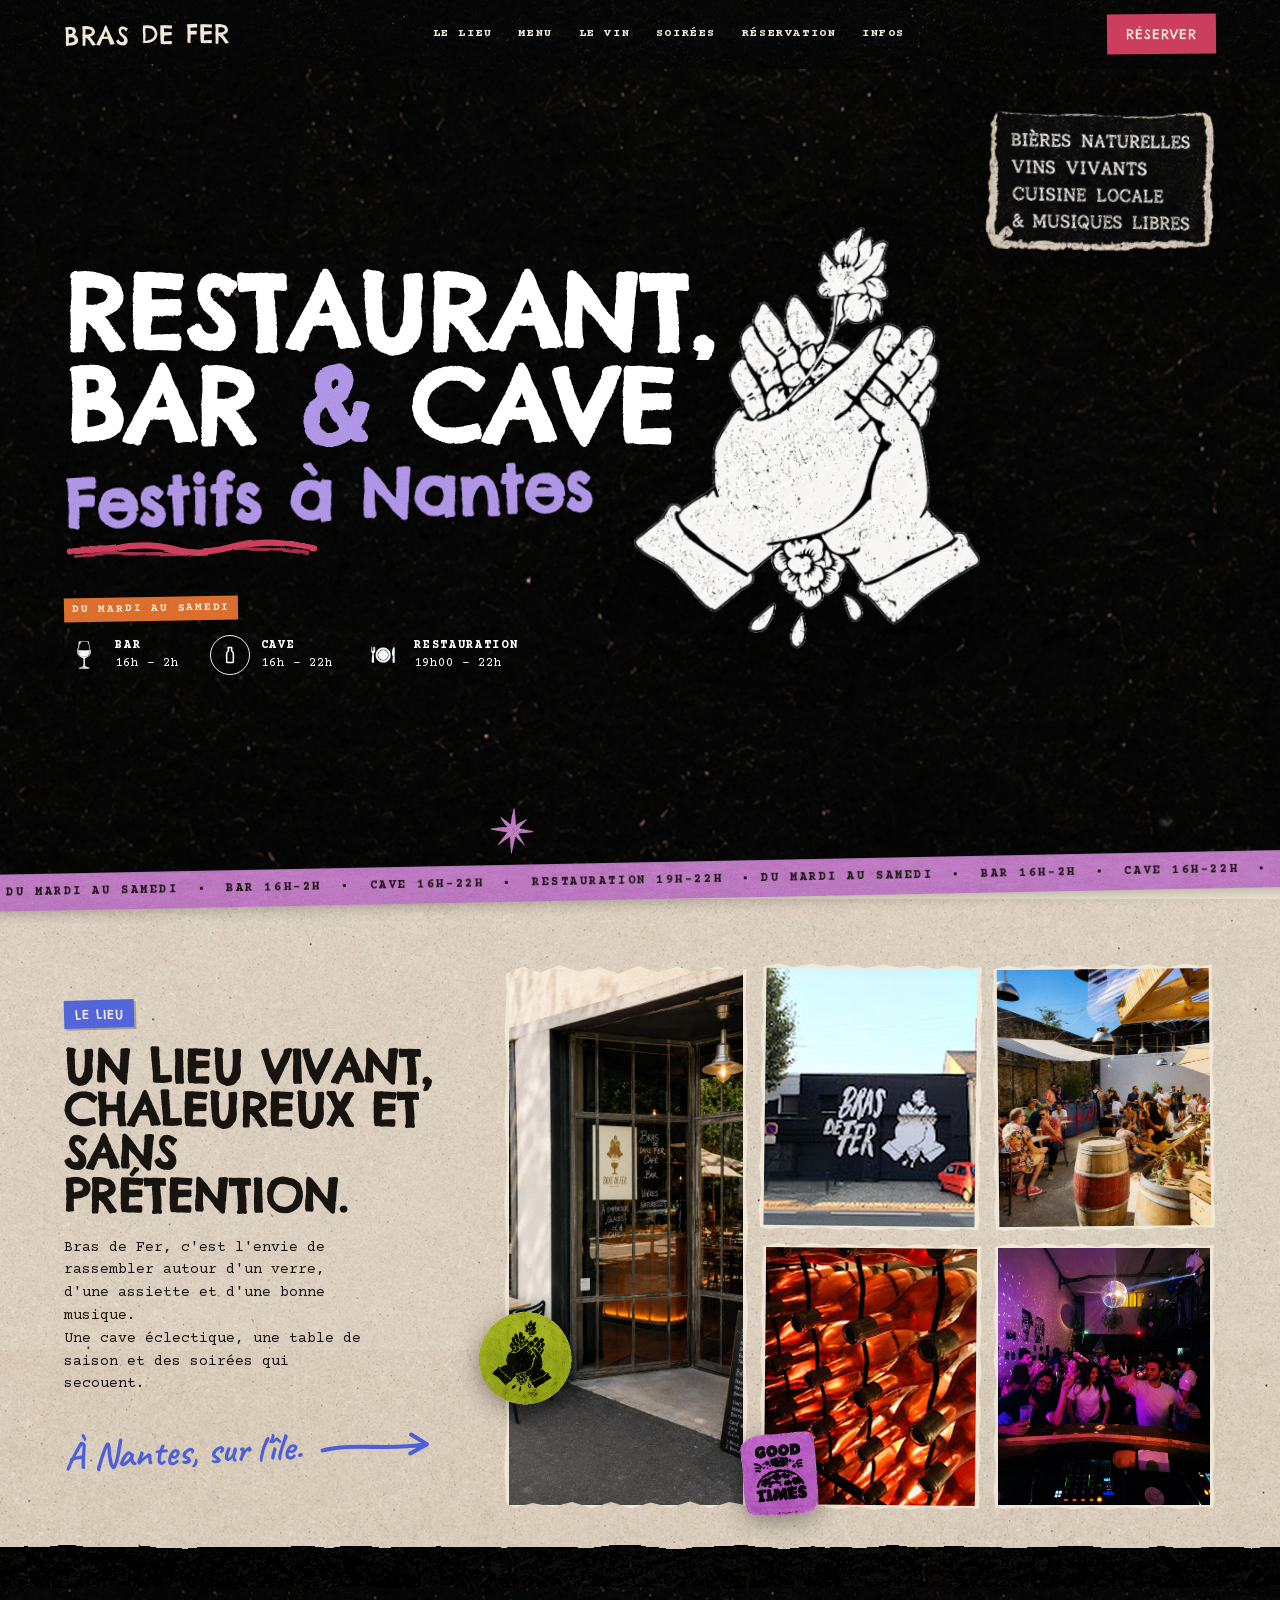
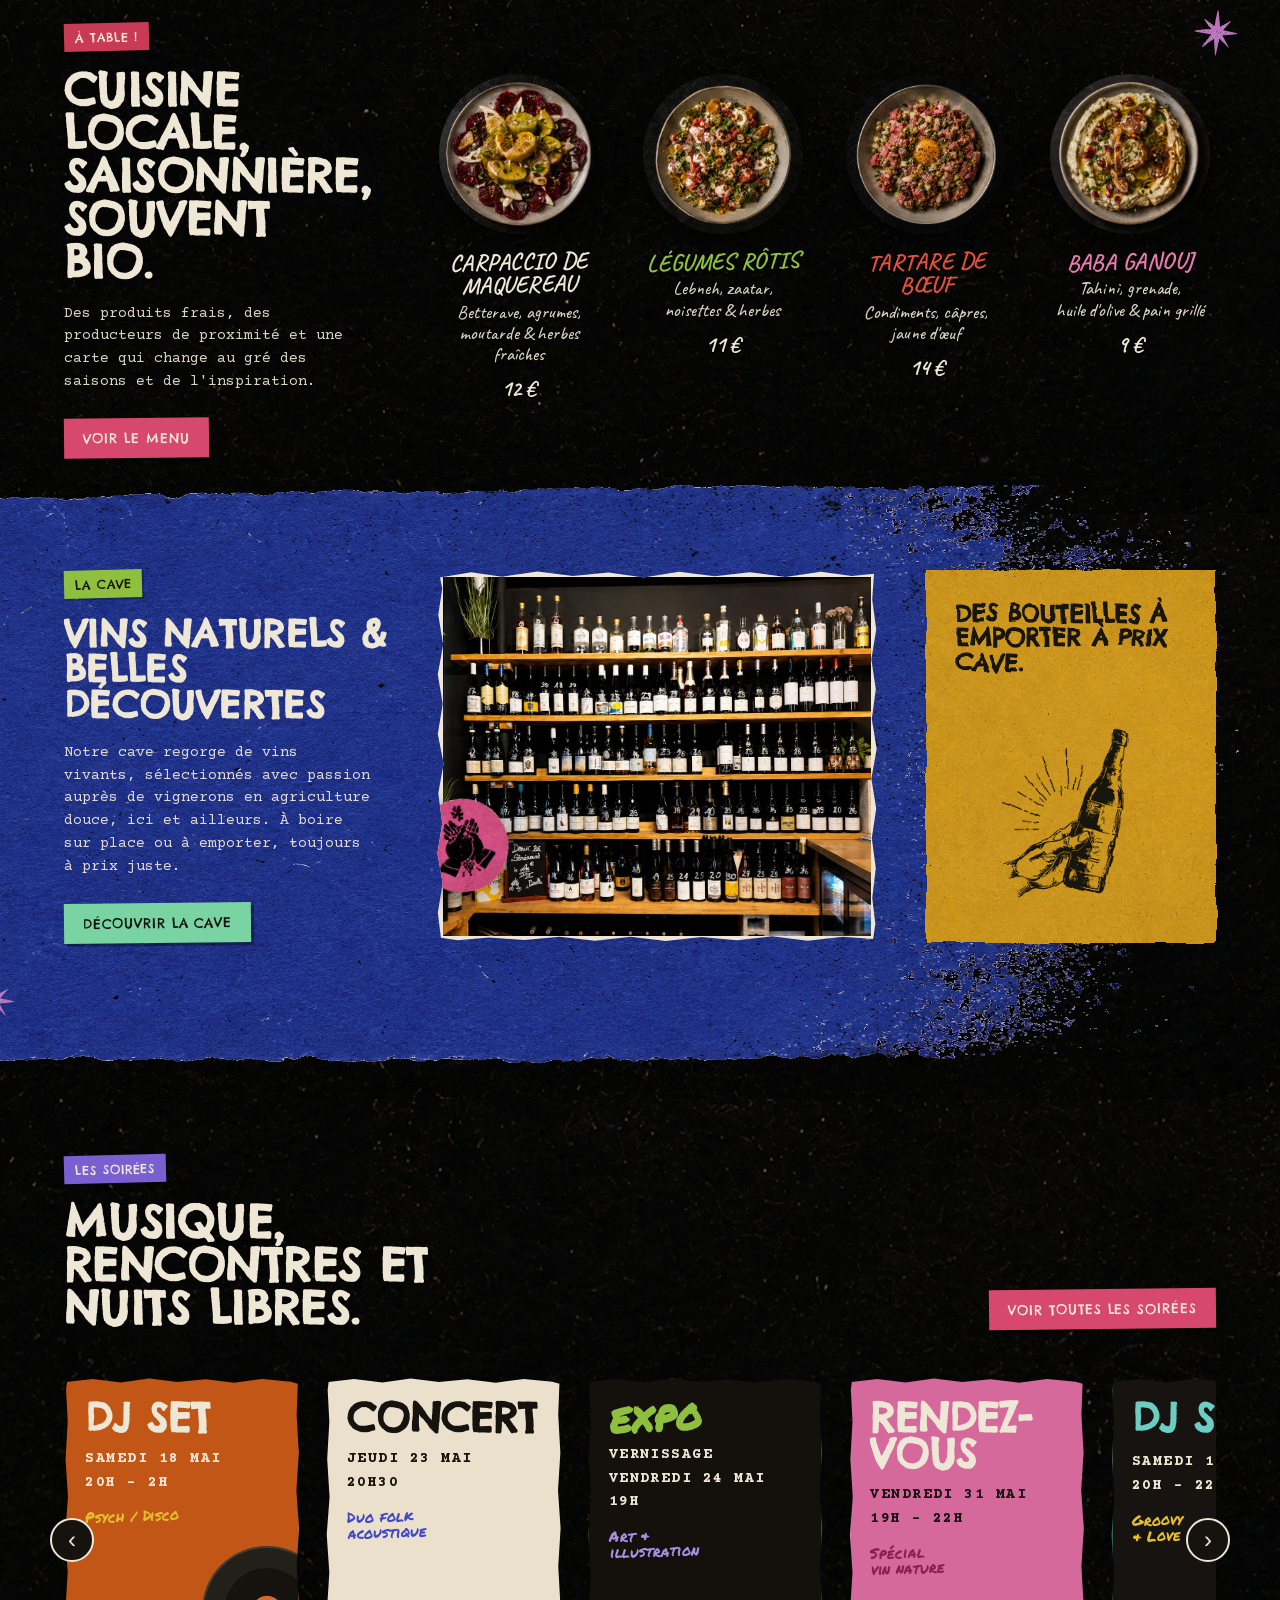
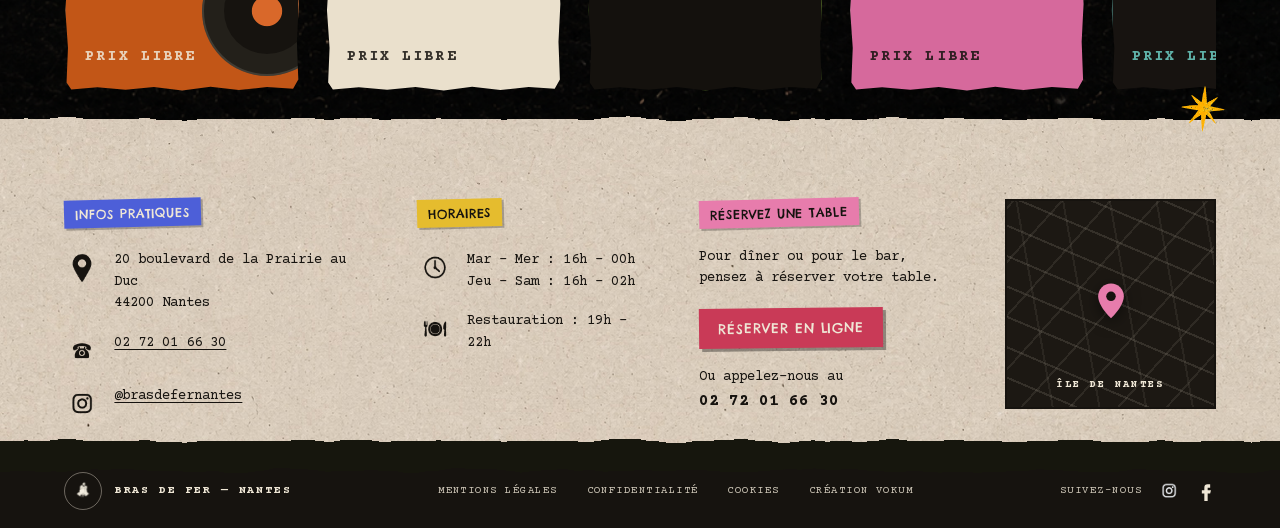
<file: index.html>
<!DOCTYPE html>
<html lang="fr">
<head>
  <meta charset="UTF-8" />
  <meta name="viewport" content="width=device-width, initial-scale=1.0" />
  <title>Bras de Fer — Restaurant, bar &amp; cave festifs à Nantes</title>
<link rel="canonical" href="https://brasdefer-site.vercel.app/">
  <meta name="description" content="Bras de Fer, restaurant, bar & cave festifs à Nantes. Bières naturelles, vins vivants, cuisine locale & musiques libres. Du mardi au samedi, île de Nantes." />
  <link rel="icon" type="image/png" href="assets/img/logo.png?v=2" />
  <link rel="preload" href="assets/fonts/courier-prime-normal-400-latin.woff2" as="font" type="font/woff2" crossorigin />
  <link rel="preload" href="assets/fonts/permanent-marker-normal-latin.woff2" as="font" type="font/woff2" crossorigin />
  <link rel="stylesheet" href="styles.css?v=42" />
<script type="application/ld+json">
{
  "@context": "https://schema.org",
  "@type": "Restaurant",
  "name": "Bras de Fer",
  "url": "https://brasdefer-site.vercel.app/",
  "image": "https://brasdefer-site.vercel.app/assets/img/logo-mains.png",
  "description": "Restaurant, bar et cave festifs sur l'île de Nantes : bières naturelles, vins vivants, cuisine locale et musiques libres.",
  "servesCuisine": "Cuisine locale",
  "address": {
    "@type": "PostalAddress",
    "streetAddress": "20 boulevard de la Prairie au Duc",
    "postalCode": "44200",
    "addressLocality": "Nantes",
    "addressCountry": "FR"
  },
  "telephone": "+33272016630",
  "openingHoursSpecification": [
    {
      "@type": "OpeningHoursSpecification",
      "dayOfWeek": [
        "Tuesday",
        "Wednesday",
        "Thursday",
        "Friday",
        "Saturday"
      ],
      "opens": "16:00",
      "closes": "02:00"
    }
  ],
  "sameAs": [
    "https://www.instagram.com/brasdefernantes/",
    "https://www.facebook.com/brasdefernantes/"
  ]
}
</script>
</head>
<body id="top">

  <!-- grain overlay -->
  <div class="grain" aria-hidden="true"></div>

  <!-- intro d'ouverture -->
  <div class="intro" id="intro" aria-hidden="true">
    <img class="intro__logo" src="assets/img/logo-mains.png" alt="" width="735" height="904" decoding="async"/>
    <p class="intro__brand">Bras de Fer</p>
    <p class="intro__sub">Restaurant, bar &amp; cave — Nantes</p>
  </div>

  <!-- filtres papier -->
  <svg width="0" height="0" style="position:absolute" aria-hidden="true">
    <defs>
      <filter id="rough-edge" x="-5%" y="-5%" width="110%" height="110%">
        <feTurbulence type="fractalNoise" baseFrequency="0.018 0.024" numOctaves="3" seed="7" result="n"/>
        <feDisplacementMap in="SourceGraphic" in2="n" scale="9" xChannelSelector="R" yChannelSelector="G"/>
      </filter>
      <filter id="rough-edge-soft" x="-5%" y="-5%" width="110%" height="110%">
        <feTurbulence type="fractalNoise" baseFrequency="0.02 0.03" numOctaves="2" seed="12" result="n"/>
        <feDisplacementMap in="SourceGraphic" in2="n" scale="6" xChannelSelector="R" yChannelSelector="G"/>
      </filter>
    </defs>
  </svg>

  <!-- ══════════ NAV ══════════ -->
  <header class="nav">
    <a class="nav__brand" href="#top">BRAS DE FER</a>
    <nav class="nav__links" id="navLinks">
      <a href="#lieu">Le lieu</a>
      <a href="#menu">Menu</a>
      <a href="#cave">Le vin</a>
      <a href="#soirees">Soirées</a>
      <a href="#infos">Réservation</a>
      <a href="#infos">Infos</a>
    </nav>
    <a class="btn btn--red nav__resa" href="tel:0272016630">Réserver</a>
    <button class="nav__burger" id="burger" aria-label="Menu"><span></span><span></span><span></span></button>
  </header>

  <!-- ══════════ HERO ══════════ -->
  <section class="hero">
    <img class="hero__logo" src="assets/img/logo-mains.png" alt="" aria-hidden="true" width="735" height="904" decoding="async"/>

    <div class="hero__content">
      <h1 class="hero__title">
        <span class="hero__line">Restaurant,</span>
        <span class="hero__line">Bar <em class="amp">&amp;</em> Cave</span>
        <span class="hero__marker">Festifs à Nantes</span>
      </h1>
      <svg class="hero__scribble" viewBox="0 0 260 28" aria-hidden="true">
        <path d="M4 17 C 18 12, 34 19, 52 15 S 88 10, 112 16 S 152 20, 178 13 S 226 9, 256 15" fill="none" stroke="#C93A57" stroke-width="6.5" stroke-linecap="round"/>
        <path d="M10 22 C 42 18, 84 23, 128 19 S 208 14, 248 20" fill="none" stroke="#C93A57" stroke-width="3.5" stroke-linecap="round" opacity=".8"/>
      </svg>

      <p class="hero__days"><mark>Du mardi au samedi</mark></p>

      <ul class="hero__hours">
        <li>
          <span class="hero__ico hero__ico--img">
            <img src="assets/img/ico-verre.png" alt="" width="200" height="200" decoding="async"/>
          </span>
          <div><strong>Bar</strong><br />16h – 2h</div>
        </li>
        <li>
          <span class="hero__ico">
            <svg viewBox="0 0 24 24"><path d="M10 3h4v4c1.5 1 2 2.5 2 4v9a1 1 0 0 1-1 1H9a1 1 0 0 1-1-1v-9c0-1.5.5-3 2-4V3z" fill="none" stroke="currentColor" stroke-width="1.8" stroke-linejoin="round"/></svg>
          </span>
          <div><strong>Cave</strong><br />16h – 22h</div>
        </li>
        <li>
          <span class="hero__ico hero__ico--img">
            <img src="assets/img/ico-assiette.png" alt="" width="200" height="200" decoding="async"/>
          </span>
          <div><strong>Restauration</strong><br />19h00 – 22h</div>
        </li>
      </ul>
    </div>

    <img class="hero__note" src="assets/img/note-hero.png" alt="Bières naturelles, vins vivants, cuisine locale &amp; musiques libres" width="1100" height="729" decoding="async" fetchpriority="high"/>

    <img class="spark spark--hero" src="assets/img/etoile.png" alt="" aria-hidden="true" width="400" height="400" decoding="async" loading="lazy"/>
  </section>

  <!-- ══════════ MARQUEE ══════════ -->
  <div class="marquee" aria-hidden="true">
    <div class="marquee__track">
      <span>• Du mardi au samedi &nbsp;•&nbsp; Bar 16h–2h &nbsp;•&nbsp; Cave 16h–22h &nbsp;•&nbsp; Restauration 19h–22h &nbsp;</span><span>• Du mardi au samedi &nbsp;•&nbsp; Bar 16h–2h &nbsp;•&nbsp; Cave 16h–22h &nbsp;•&nbsp; Restauration 19h–22h &nbsp;</span><span>• Du mardi au samedi &nbsp;•&nbsp; Bar 16h–2h &nbsp;•&nbsp; Cave 16h–22h &nbsp;•&nbsp; Restauration 19h–22h &nbsp;</span>
    </div>
  </div>

  <!-- ══════════ LE LIEU ══════════ -->
  <section class="lieu section paper-bg" id="lieu">
    <div class="lieu__text reveal">
      <span class="chip chip--blue">Le lieu</span>
      <h2>Un lieu vivant, chaleureux et sans prétention.</h2>
      <p>Bras de Fer, c'est l'envie de rassembler autour d'un verre, d'une assiette et d'une bonne musique.<br />
      Une cave éclectique, une table de saison et des soirées qui secouent.</p>
      <p class="lieu__script">À Nantes, sur l'île.
        <svg class="doodle-arrow" viewBox="0 0 70 24" aria-hidden="true"><path d="M2 12 C 20 8, 40 14, 62 11 M54 5l9 6-10 5" fill="none" stroke="#4D5FD8" stroke-width="2.4" stroke-linecap="round" stroke-linejoin="round"/></svg>
      </p>
    </div>
    <div class="lieu__collage reveal reveal-kids">
      <figure class="ph ph--tall"><img src="assets/img/facade-hd.jpg" alt="La devanture du Bras de Fer" width="800" height="1200" decoding="async" loading="lazy"/></figure>
      <figure class="ph"><img src="assets/img/mural.jpg" alt="Fresque murale" width="552" height="459" decoding="async" loading="lazy"/></figure>
      <figure class="ph"><img src="assets/img/terrasse-hd.jpg" alt="La terrasse en plein soleil" width="900" height="1200" decoding="async" loading="lazy"/></figure>
      <figure class="ph"><img src="assets/img/roses.jpg" alt="Ambiance" width="552" height="921" decoding="async" loading="lazy"/></figure>
      <figure class="ph"><img src="assets/img/soiree-hd.jpg" alt="Soirée au Bras de Fer" width="800" height="1200" decoding="async" loading="lazy"/></figure>
      <img class="sticker sticker--green" src="assets/img/sticker-vert.png" alt="" width="400" height="400" decoding="async" loading="lazy"/>
      <img class="sticker sticker--goodtimes" src="assets/img/goodtimes.png" alt="Good times" width="400" height="400" decoding="async" loading="lazy"/>
    </div>
  </section>

  <!-- ══════════ CUISINE ══════════ -->
  <section class="cuisine section torn-top" id="menu">
    <div class="cuisine__text reveal">
      <span class="chip chip--red">À table !</span>
      <h2>Cuisine locale, saisonnière, souvent bio.</h2>
      <p>Des produits frais, des producteurs de proximité et une carte qui change au gré des saisons et de l'inspiration.</p>
      <a class="btn btn--pink" href="menu.html">Voir le menu</a>
    </div>
    <ul class="cuisine__plates reveal reveal-kids">
      <li>
        <figure class="plate"><img src="assets/img/plat-carpaccio.jpg" alt="Carpaccio de maquereau" width="900" height="900" decoding="async" loading="lazy"/></figure>
        <h3 class="dish dish--cream">Carpaccio de maquereau</h3>
        <p>Betterave, agrumes,<br />moutarde &amp; herbes fraîches</p>
        <strong>12&nbsp;€</strong>
      </li>
      <li>
        <figure class="plate"><img src="assets/img/plat-legumes.jpg" alt="Légumes rôtis" width="900" height="900" decoding="async" loading="lazy"/></figure>
        <h3 class="dish dish--green">Légumes rôtis</h3>
        <p>Lebneh, zaatar,<br />noisettes &amp; herbes</p>
        <strong>11&nbsp;€</strong>
      </li>
      <li>
        <figure class="plate"><img src="assets/img/plat-tartare.jpg" alt="Tartare de bœuf" width="900" height="900" decoding="async" loading="lazy"/></figure>
        <h3 class="dish dish--red">Tartare de bœuf</h3>
        <p>Condiments, câpres,<br />jaune d'œuf</p>
        <strong>14&nbsp;€</strong>
      </li>
      <li>
        <figure class="plate"><img src="assets/img/plat-baba.jpg" alt="Baba ganouj" width="900" height="900" decoding="async" loading="lazy"/></figure>
        <h3 class="dish dish--pink">Baba ganouj</h3>
        <p>Tahini, grenade,<br />huile d'olive &amp; pain grillé</p>
        <strong>9&nbsp;€</strong>
      </li>
    </ul>
    <img class="spark spark--cuisine" src="assets/img/etoile.png" alt="" aria-hidden="true" width="400" height="400" decoding="async" loading="lazy"/>
  </section>

  <!-- ══════════ LA CAVE ══════════ -->
  <section class="cave section" id="cave">
    <div class="cave__text reveal">
      <span class="chip chip--green">La cave</span>
      <h2>Vins naturels <em class="amp-cream">&amp;</em> belles découvertes</h2>
      <p>Notre cave regorge de vins vivants, sélectionnés avec passion auprès de vignerons en agriculture douce, ici et ailleurs. À boire sur place ou à emporter, toujours à prix juste.</p>
      <a class="btn btn--mint" href="cave.html">Découvrir la cave</a>
    </div>
    <figure class="cave__photo reveal">
      <img src="assets/img/cave-hd.jpg" alt="Le mur de bouteilles de la cave" width="1400" height="933" decoding="async" loading="lazy"/>
      <img class="sticker sticker--pink" src="assets/img/sticker-rose.png" alt="" width="400" height="400" decoding="async" loading="lazy"/>
    </figure>
    <aside class="cave__panel reveal">
      <h3>Des bouteilles à emporter à prix cave.</h3>
      <div class="cave__bottle" aria-hidden="true">
        <img src="assets/img/bouteille-main.png" alt="" width="500" height="500" decoding="async" loading="lazy"/>
      </div>
    </aside>
    <img class="spark spark--cave" src="assets/img/etoile.png" alt="" aria-hidden="true" width="400" height="400" decoding="async" loading="lazy"/>
  </section>

  <!-- ══════════ SOIRÉES ══════════ -->
  <section class="soirees section" id="soirees">
    <div class="soirees__head reveal">
      <div>
        <span class="chip chip--purple">Les soirées</span>
        <h2>Musique, rencontres et nuits libres.</h2>
      </div>
      <a class="btn btn--pink" href="https://www.instagram.com/brasdefernantes/" target="_blank" rel="noopener">Voir toutes les soirées</a>
    </div>

    <div class="soirees__wrap">
      <button class="soirees__arrow soirees__arrow--prev" id="prevPoster" aria-label="Précédent">‹</button>
      <ul class="soirees__track reveal-kids" id="posterTrack">
        <li class="poster poster--orange">
          <h3>DJ Set</h3>
          <p class="poster__date">Samedi 18 mai<br />20h – 2h</p>
          <p class="poster__style">Psych / Disco</p>
          <span class="poster__vinyl" aria-hidden="true"></span>
          <p class="poster__price">Prix libre</p>
        </li>
        <li class="poster poster--cream">
          <h3>Concert</h3>
          <p class="poster__date">Jeudi 23 mai<br />20h30</p>
          <p class="poster__style">Duo folk<br />acoustique</p>
          <p class="poster__price">Prix libre</p>
        </li>
        <li class="poster poster--expo">
          <h3>Expo</h3>
          <p class="poster__date">Vernissage<br />vendredi 24 mai<br />19h</p>
          <p class="poster__style">Art &amp;<br />illustration</p>
        </li>
        <li class="poster poster--pink">
          <h3>Rendez-<br />vous</h3>
          <p class="poster__date">Vendredi 31 mai<br />19h – 22h</p>
          <p class="poster__style">Spécial<br />vin nature</p>
          <p class="poster__price">Prix libre</p>
        </li>
        <li class="poster poster--teal">
          <h3>DJ Set</h3>
          <p class="poster__date">Samedi 1<sup>er</sup> juin<br />20h – 22h</p>
          <p class="poster__style">Groovy<br />&amp; Love</p>
          <span class="poster__disco" aria-hidden="true"></span>
          <p class="poster__price">Prix libre</p>
        </li>
      </ul>
      <button class="soirees__arrow soirees__arrow--next" id="nextPoster" aria-label="Suivant">›</button>
    </div>
    <img class="spark spark--soirees" src="assets/img/etoile.png" alt="" aria-hidden="true" width="400" height="400" decoding="async" loading="lazy"/>
  </section>

  <!-- ══════════ INFOS ══════════ -->
  <section class="infos section paper-bg torn-top" id="infos">
    <div class="infos__col reveal">
      <span class="chip chip--blue">Infos pratiques</span>
      <ul class="infos__list">
        <li>
          <span class="infos__ico"><img src="assets/img/ico-pin.png" alt="" width="200" height="200" decoding="async" loading="lazy"/></span>
          <span>20 boulevard de la Prairie au Duc<br />44200 Nantes</span>
        </li>
        <li>
          <span class="infos__ico"><img src="assets/img/ico-tel.png" alt="" width="200" height="200" decoding="async" loading="lazy"/></span>
          <a href="tel:0272016630">02 72 01 66 30</a>
        </li>
        <li>
          <span class="infos__ico"><img src="assets/img/ico-insta.png" alt="" width="200" height="200" decoding="async" loading="lazy"/></span>
          <a href="https://www.instagram.com/brasdefernantes/" target="_blank" rel="noopener">@brasdefernantes</a>
        </li>
      </ul>
    </div>

    <div class="infos__col reveal">
      <span class="chip chip--yellow">Horaires</span>
      <ul class="infos__list">
        <li>
          <span class="infos__ico"><img src="assets/img/ico-horloge.png" alt="" width="200" height="200" decoding="async" loading="lazy"/></span>
          <span>Mar – Mer : 16h – 00h<br />Jeu – Sam : 16h – 02h</span>
        </li>
        <li>
          <span class="infos__ico"><img src="assets/img/ico-assiette.png" alt="" width="200" height="200" decoding="async" loading="lazy"/></span>
          <span>Restauration : 19h – 22h</span>
        </li>
      </ul>
    </div>

    <div class="infos__col reveal">
      <span class="chip chip--pink">Réservez une table</span>
      <p>Pour dîner ou pour le bar,<br />pensez à réserver votre table.</p>
      <a class="btn btn--red" href="tel:0272016630">Réserver en ligne</a>
      <p class="infos__phone">Ou appelez-nous au<br /><a href="tel:0272016630"><strong>02 72 01 66 30</strong></a></p>
    </div>

    <a class="infos__map reveal" href="https://maps.google.com/?q=20+boulevard+de+la+Prairie+au+Duc+44200+Nantes" target="_blank" rel="noopener">
      <span class="infos__pin" aria-hidden="true">
        <svg viewBox="0 0 24 24"><path d="M12 22s-7-6.5-7-12a7 7 0 0 1 14 0c0 5.5-7 12-7 12z" fill="#E77CAC"/><circle cx="12" cy="10" r="2.6" fill="#16130F"/></svg>
      </span>
      <span class="infos__maplabel">Île de Nantes</span>
    </a>
  </section>

  <!-- ══════════ FOOTER ══════════ -->
  <footer class="footer torn-top">
    <div class="footer__brand">
      <span class="footer__logo"><img src="assets/img/logo.png?v=2" alt="" width="184" height="184" decoding="async" loading="lazy"/></span>
      <span>Bras de Fer — Nantes</span>
    </div>
    <nav class="footer__legal">
      <a href="mentions-legales.html">Mentions légales</a>
      <a href="confidentialite.html">Confidentialité</a>
      <a href="confidentialite.html#cookies">Cookies</a>
      <a href="https://vokumagency.com" target="_blank" rel="noopener">Création Vokum</a>
    </nav>
    <div class="footer__social">
      <span>Suivez-nous</span>
      <a href="https://www.instagram.com/brasdefernantes/" target="_blank" rel="noopener" aria-label="Instagram">
        <img class="footer__insta" src="assets/img/ico-insta.png" alt="" width="200" height="200" decoding="async" loading="lazy"/>
      </a>
      <a href="https://www.facebook.com/brasdefernantes/" target="_blank" rel="noopener" aria-label="Facebook">
        <svg viewBox="0 0 24 24"><path d="M14 8h3V4h-3a4 4 0 0 0-4 4v3H7v4h3v9h4v-9h3l1-4h-4V8.5A.5.5 0 0 1 14 8z" fill="currentColor"/></svg>
      </a>
    </div>
  </footer>

  <script src="main.js?v=42"></script>
</body>
</html>
</file>
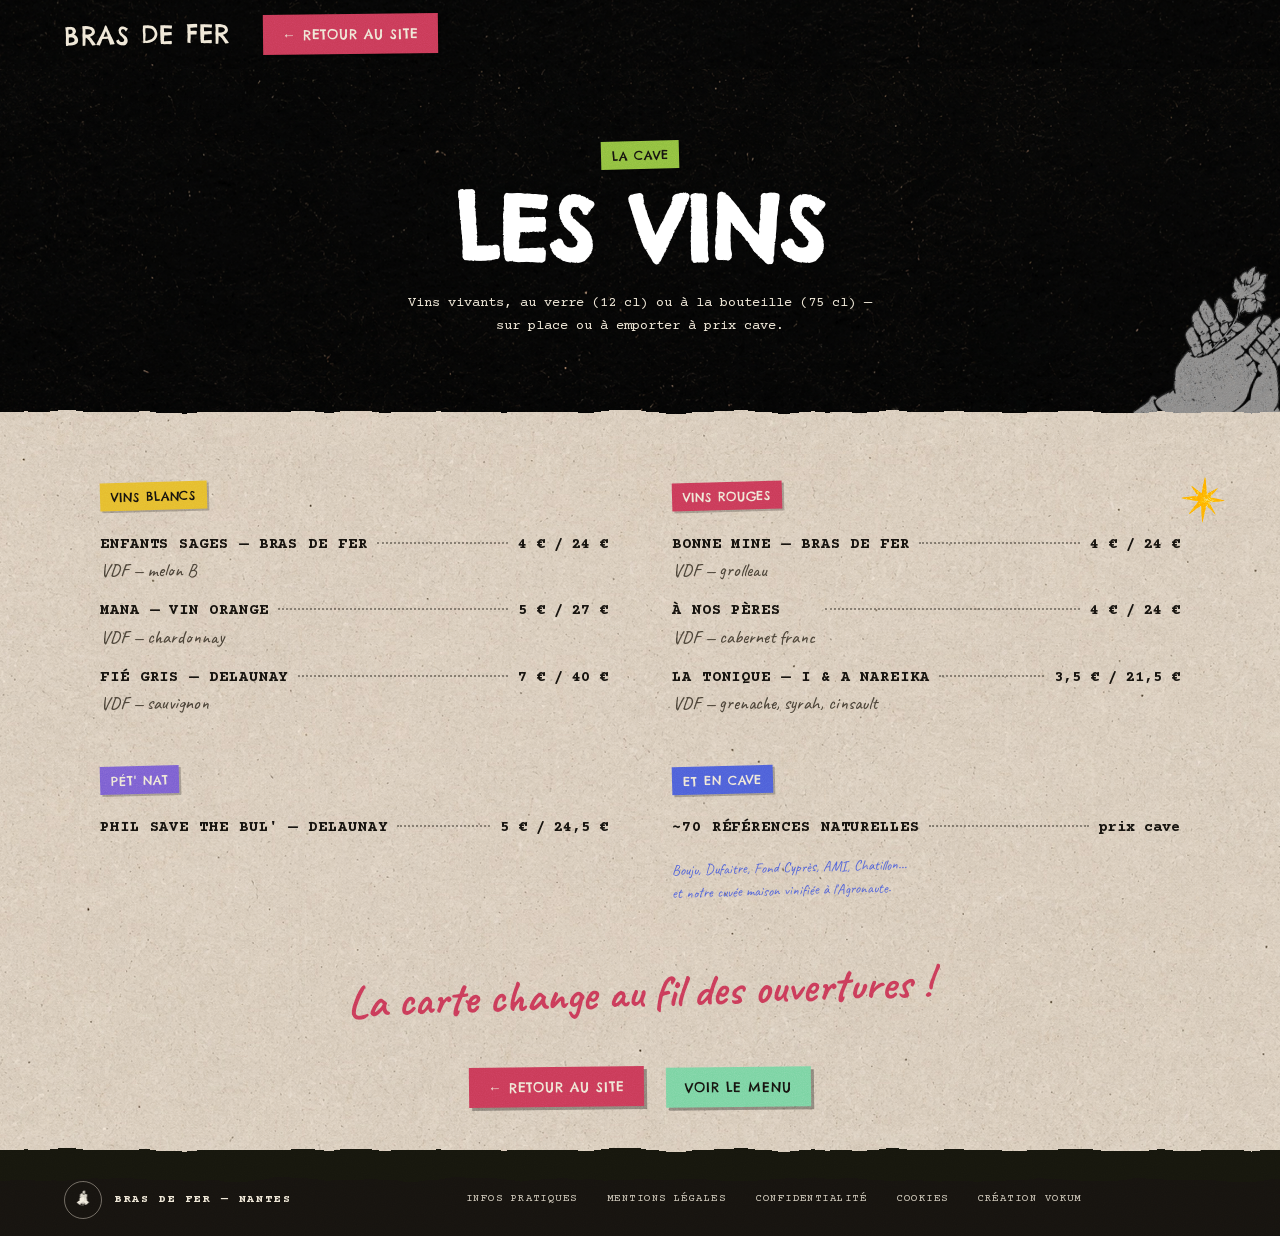
<file: cave.html>
<!DOCTYPE html>
<html lang="fr">
<head>
  <meta charset="UTF-8" />
  <meta name="viewport" content="width=device-width, initial-scale=1.0" />
  <title>La cave — Bras de Fer, Nantes</title>
<link rel="canonical" href="https://brasdefer-site.vercel.app/cave.html">
  <meta name="description" content="La carte des vins du Bras de Fer à Nantes : vins naturels au verre et à la bouteille, blancs, rouges et pét'nat." />
  <link rel="icon" type="image/png" href="assets/img/logo.png?v=2" />
  <link rel="preload" href="assets/fonts/courier-prime-normal-400-latin.woff2" as="font" type="font/woff2" crossorigin />
  <link rel="preload" href="assets/fonts/permanent-marker-normal-latin.woff2" as="font" type="font/woff2" crossorigin />
  <link rel="stylesheet" href="styles.css?v=42" />
</head>
<body id="top" class="menu-page">

  <!-- grain overlay -->
  <div class="grain" aria-hidden="true"></div>

  <!-- filtres papier -->
  <svg width="0" height="0" style="position:absolute" aria-hidden="true">
    <defs>
      <filter id="rough-edge" x="-5%" y="-5%" width="110%" height="110%">
        <feTurbulence type="fractalNoise" baseFrequency="0.018 0.024" numOctaves="3" seed="7" result="n"/>
        <feDisplacementMap in="SourceGraphic" in2="n" scale="9" xChannelSelector="R" yChannelSelector="G"/>
      </filter>
      <filter id="rough-edge-soft" x="-5%" y="-5%" width="110%" height="110%">
        <feTurbulence type="fractalNoise" baseFrequency="0.02 0.03" numOctaves="2" seed="12" result="n"/>
        <feDisplacementMap in="SourceGraphic" in2="n" scale="6" xChannelSelector="R" yChannelSelector="G"/>
      </filter>
    </defs>
  </svg>

  <!-- ══════════ NAV ══════════ -->
  <header class="nav">
    <a class="nav__brand" href="index.html">BRAS DE FER</a>
    <a class="btn btn--red nav__resa" href="index.html">← Retour au site</a>
  </header>

  <!-- ══════════ EN-TÊTE CAVE ══════════ -->
  <section class="menu-hero">
    <img class="menu-hero__logo" src="assets/img/logo-mains.png" alt="" aria-hidden="true" width="735" height="904" decoding="async"/>
    <span class="chip chip--green">La cave</span>
    <h1>Les vins</h1>
    <p class="menu-hero__sub">Vins vivants, au verre (12&nbsp;cl) ou à la bouteille (75&nbsp;cl) —<br />sur place ou à emporter à prix cave.</p>
  </section>

  <!-- ══════════ CARTE DES VINS ══════════ -->
  <main class="menu-body section paper-bg torn-top">

    <div class="menu-grid">

      <section class="menu-block reveal">
        <span class="chip chip--yellow">Vins blancs</span>
        <ul class="menu-list">
          <li>
            <span class="menu-list__name">Enfants Sages — Bras de Fer<em>VDF — melon B</em></span>
            <span class="menu-list__dots"></span><strong>4&nbsp;€ / 24&nbsp;€</strong>
          </li>
          <li>
            <span class="menu-list__name">Mana — vin orange<em>VDF — chardonnay</em></span>
            <span class="menu-list__dots"></span><strong>5&nbsp;€ / 27&nbsp;€</strong>
          </li>
          <li>
            <span class="menu-list__name">Fié Gris — Delaunay<em>VDF — sauvignon</em></span>
            <span class="menu-list__dots"></span><strong>7&nbsp;€ / 40&nbsp;€</strong>
          </li>
        </ul>
      </section>

      <section class="menu-block reveal">
        <span class="chip chip--red">Vins rouges</span>
        <ul class="menu-list">
          <li>
            <span class="menu-list__name">Bonne Mine — Bras de Fer<em>VDF — grolleau</em></span>
            <span class="menu-list__dots"></span><strong>4&nbsp;€ / 24&nbsp;€</strong>
          </li>
          <li>
            <span class="menu-list__name">À Nos Pères<em>VDF — cabernet franc</em></span>
            <span class="menu-list__dots"></span><strong>4&nbsp;€ / 24&nbsp;€</strong>
          </li>
          <li>
            <span class="menu-list__name">La Tonique — I &amp; A Nareika<em>VDF — grenache, syrah, cinsault</em></span>
            <span class="menu-list__dots"></span><strong>3,5&nbsp;€ / 21,5&nbsp;€</strong>
          </li>
        </ul>
      </section>

      <section class="menu-block reveal">
        <span class="chip chip--purple">Pét' nat</span>
        <ul class="menu-list">
          <li>
            <span class="menu-list__name">Phil Save the Bul' — Delaunay</span>
            <span class="menu-list__dots"></span><strong>5&nbsp;€ / 24,5&nbsp;€</strong>
          </li>
        </ul>
      </section>

      <section class="menu-block reveal">
        <span class="chip chip--blue">Et en cave</span>
        <ul class="menu-list">
          <li><span class="menu-list__name">~70 références naturelles</span><span class="menu-list__dots"></span><strong>prix cave</strong></li>
        </ul>
        <p class="menu-block__note">Bouju, Dufaitre, Fond Cyprès, AMI, Chatillon… et notre cuvée maison vinifiée à l'Agronaute.</p>
      </section>

    </div>

    <p class="menu-body__script">La carte change au fil des ouvertures&nbsp;!</p>

    <div class="menu-body__back reveal">
      <a class="btn btn--red" href="index.html">← Retour au site</a>
      <a class="btn btn--mint" href="menu.html">Voir le menu</a>
    </div>

    <img class="spark spark--menu" src="assets/img/etoile.png" alt="" aria-hidden="true" width="400" height="400" decoding="async" loading="lazy"/>
  </main>

  <!-- ══════════ FOOTER ══════════ -->
  <footer class="footer torn-top">
    <div class="footer__brand">
      <span class="footer__logo"><img src="assets/img/logo.png?v=2" alt="" width="184" height="184" decoding="async" loading="lazy"/></span>
      BRAS DE FER — NANTES
    </div>
    <nav class="footer__legal">
      <a href="index.html#infos">Infos pratiques</a>
      <a href="mentions-legales.html">Mentions légales</a>
      <a href="confidentialite.html">Confidentialité</a>
      <a href="confidentialite.html#cookies">Cookies</a>
      <a href="https://vokumagency.com" target="_blank" rel="noopener">Création Vokum</a>
    </nav>
  </footer>

  <script src="main.js?v=42"></script>
</body>
</html>
</file>
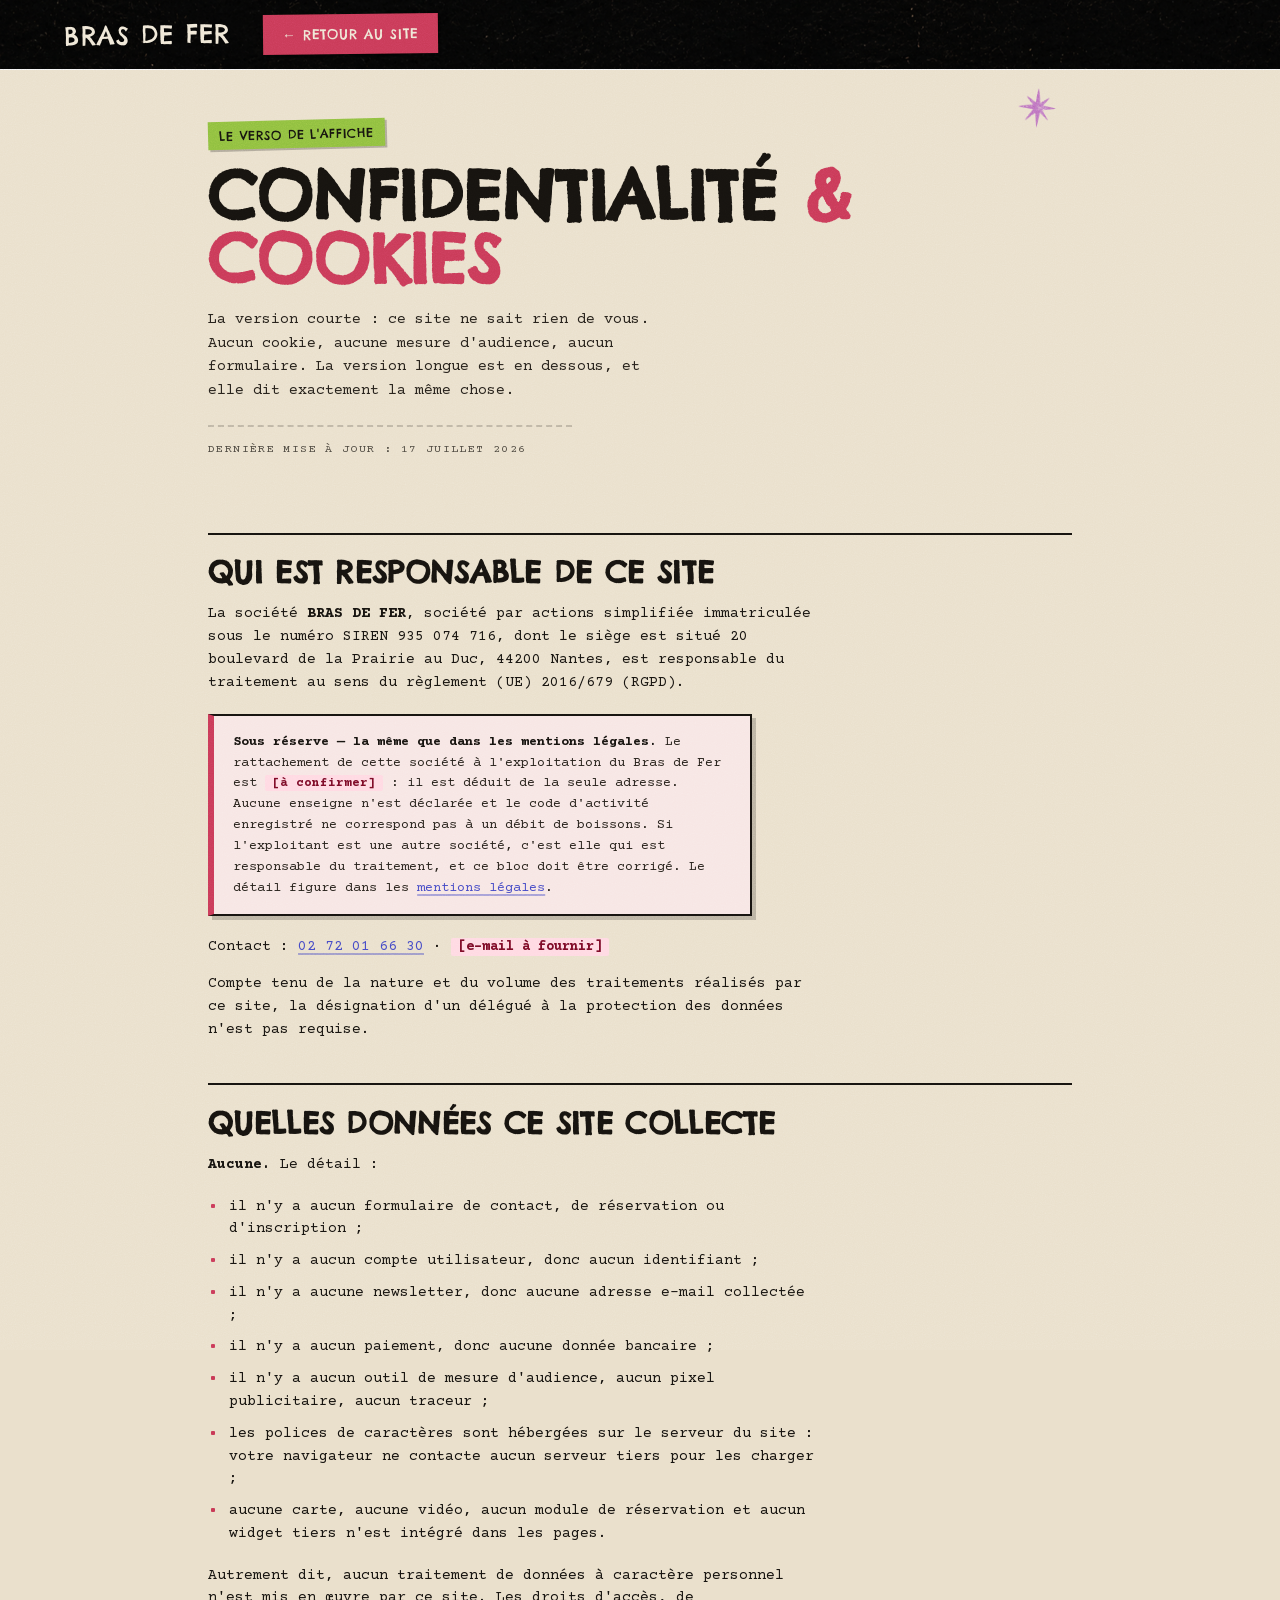
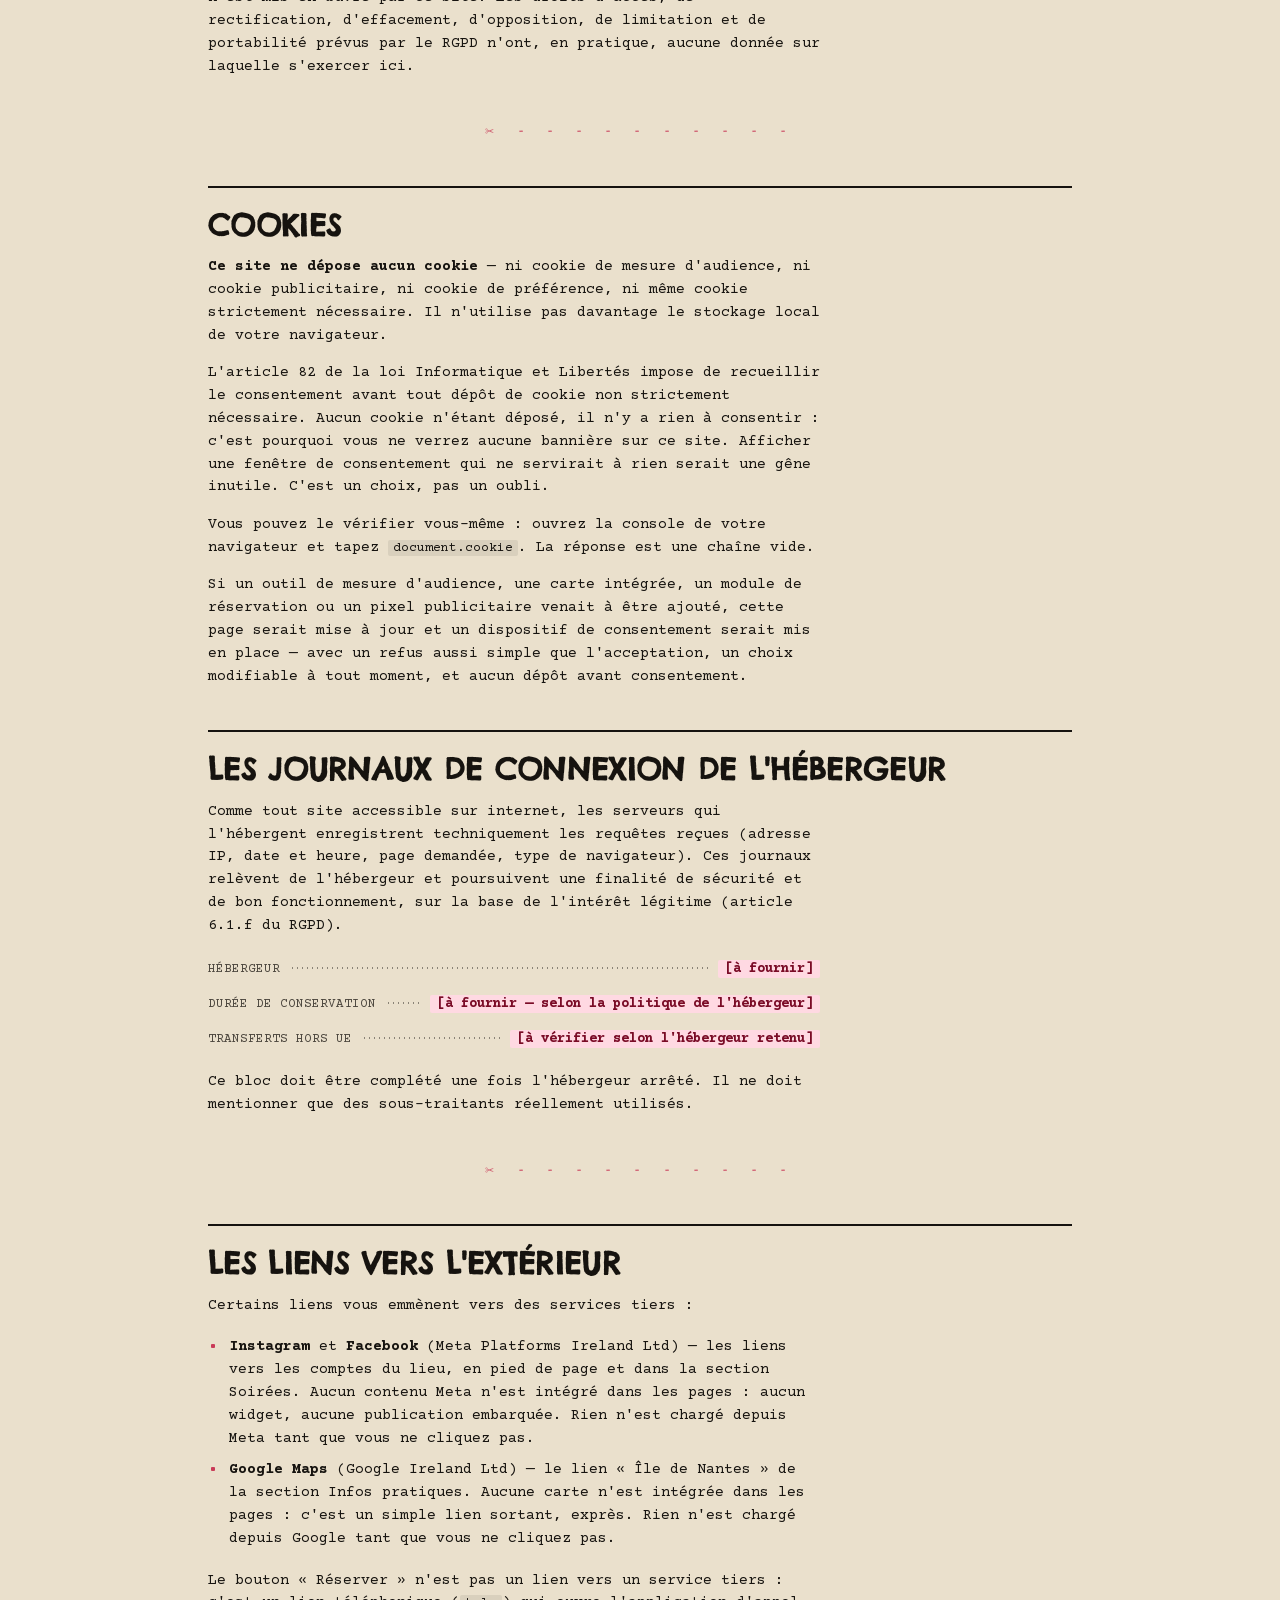
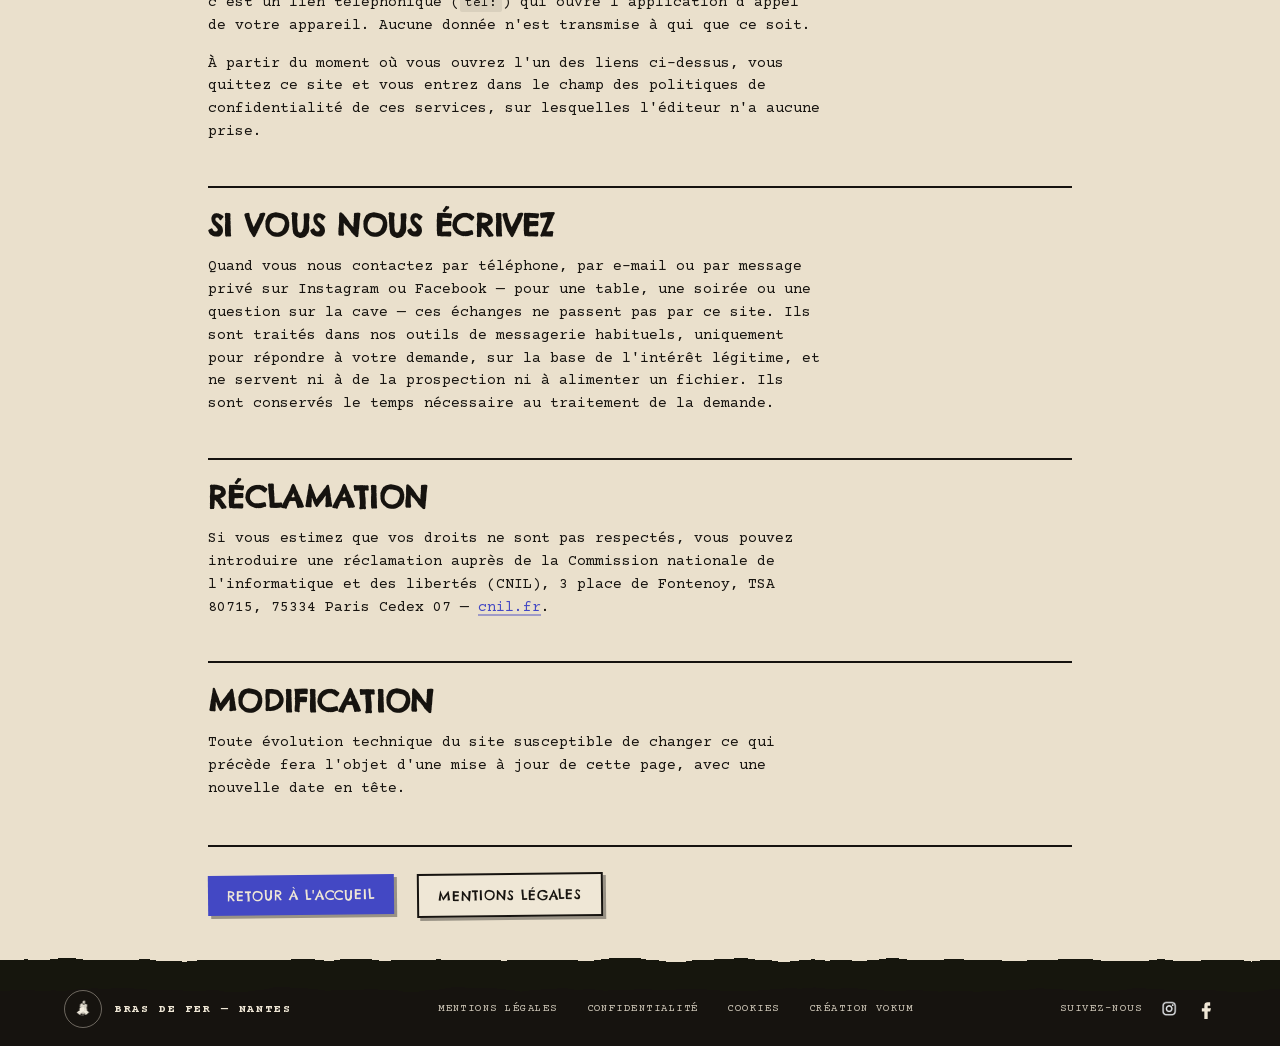
<file: confidentialite.html>
<!DOCTYPE html>
<html lang="fr">
<head>
  <meta charset="UTF-8" />
  <meta name="viewport" content="width=device-width, initial-scale=1.0" />
  <title>Confidentialité &amp; cookies — Bras de Fer, Nantes</title>
  <meta name="description" content="Politique de confidentialité du site du Bras de Fer : aucun cookie, aucune mesure d'audience, aucun formulaire. Ce site ne collecte rien." />
  <meta name="robots" content="index, follow" />
  <link rel="canonical" href="https://brasdefer-site.vercel.app/confidentialite.html" />
  <meta property="og:type" content="website" />
  <meta property="og:title" content="Confidentialité &amp; cookies — Bras de Fer" />
  <meta property="og:url" content="https://brasdefer-site.vercel.app/confidentialite.html" />
  <meta property="og:locale" content="fr_FR" />
  <link rel="icon" type="image/png" href="assets/img/logo.png?v=2" />
  <link rel="preload" href="assets/fonts/courier-prime-normal-400-latin.woff2" as="font" type="font/woff2" crossorigin />
  <link rel="preload" href="assets/fonts/permanent-marker-normal-latin.woff2" as="font" type="font/woff2" crossorigin />
  <link rel="stylesheet" href="styles.css?v=42" />
</head>
<body id="top" class="legal-page">

  <!-- grain overlay -->
  <div class="grain" aria-hidden="true"></div>

  <!-- filtres papier -->
  <svg width="0" height="0" style="position:absolute" aria-hidden="true">
    <defs>
      <filter id="rough-edge" x="-5%" y="-5%" width="110%" height="110%">
        <feTurbulence type="fractalNoise" baseFrequency="0.018 0.024" numOctaves="3" seed="7" result="n"/>
        <feDisplacementMap in="SourceGraphic" in2="n" scale="9" xChannelSelector="R" yChannelSelector="G"/>
      </filter>
    </defs>
  </svg>

  <!-- ══════════ NAV ══════════ -->
  <header class="nav">
    <a class="nav__brand" href="index.html">BRAS DE FER</a>
    <a class="btn btn--red nav__resa" href="index.html">← Retour au site</a>
  </header>

  <main>

    <!-- ══════════ EN-TÊTE ══════════ -->
    <section class="legal-head">
      <span class="chip chip--green">Le verso de l'affiche</span>
      <h1>Confidentialité <em>&amp; cookies</em></h1>
      <p class="legal-lede">
        La version courte : ce site ne sait rien de vous. Aucun cookie, aucune mesure
        d'audience, aucun formulaire. La version longue est en dessous, et elle dit
        exactement la même chose.
      </p>
      <p class="legal-maj">Dernière mise à jour : 17 juillet 2026</p>
      <img class="spark" src="assets/img/etoile.png" alt="" aria-hidden="true" width="400" height="400" decoding="async"/>
    </section>

    <section class="legal">

      <h2>Qui est responsable de ce site</h2>
      <p>
        La société <strong>BRAS DE FER</strong>, société par actions simplifiée immatriculée
        sous le numéro SIREN 935 074 716, dont le siège est situé 20 boulevard de la Prairie au
        Duc, 44200 Nantes, est responsable du traitement au sens du règlement (UE) 2016/679
        (RGPD).
      </p>
      <div class="legal-source legal-source--alerte">
        <strong>Sous réserve — la même que dans les mentions légales.</strong> Le rattachement
        de cette société à l'exploitation du Bras de Fer est
        <span class="manque">[à confirmer]</span> : il est déduit de la seule adresse. Aucune
        enseigne n'est déclarée et le code d'activité enregistré ne correspond pas à un débit
        de boissons. Si l'exploitant est une autre société, c'est elle qui est responsable du
        traitement, et ce bloc doit être corrigé. Le détail figure dans les
        <a href="mentions-legales.html">mentions légales</a>.
      </div>
      <p>
        Contact : <a href="tel:+33272016630">02 72 01 66 30</a> ·
        <span class="manque">[e-mail à fournir]</span>
      </p>
      <p>
        Compte tenu de la nature et du volume des traitements réalisés par ce site, la
        désignation d'un délégué à la protection des données n'est pas requise.
      </p>

      <h2>Quelles données ce site collecte</h2>
      <p><strong>Aucune.</strong> Le détail :</p>
      <ul>
        <li>il n'y a aucun formulaire de contact, de réservation ou d'inscription ;</li>
        <li>il n'y a aucun compte utilisateur, donc aucun identifiant ;</li>
        <li>il n'y a aucune newsletter, donc aucune adresse e-mail collectée ;</li>
        <li>il n'y a aucun paiement, donc aucune donnée bancaire ;</li>
        <li>il n'y a aucun outil de mesure d'audience, aucun pixel publicitaire, aucun traceur ;</li>
        <li>les polices de caractères sont hébergées sur le serveur du site : votre navigateur
            ne contacte aucun serveur tiers pour les charger ;</li>
        <li>aucune carte, aucune vidéo, aucun module de réservation et aucun widget tiers
            n'est intégré dans les pages.</li>
      </ul>
      <p>
        Autrement dit, aucun traitement de données à caractère personnel n'est mis en œuvre par
        ce site. Les droits d'accès, de rectification, d'effacement, d'opposition, de limitation
        et de portabilité prévus par le RGPD n'ont, en pratique, aucune donnée sur laquelle
        s'exercer ici.
      </p>

      <div class="legal-sep" aria-hidden="true">✂ - - - - - - - - - -</div>

      <h2 id="cookies">Cookies</h2>
      <p>
        <strong>Ce site ne dépose aucun cookie</strong> — ni cookie de mesure d'audience, ni
        cookie publicitaire, ni cookie de préférence, ni même cookie strictement nécessaire.
        Il n'utilise pas davantage le stockage local de votre navigateur.
      </p>
      <p>
        L'article 82 de la loi Informatique et Libertés impose de recueillir le consentement
        avant tout dépôt de cookie non strictement nécessaire. Aucun cookie n'étant déposé, il
        n'y a rien à consentir : c'est pourquoi vous ne verrez aucune bannière sur ce site.
        Afficher une fenêtre de consentement qui ne servirait à rien serait une gêne inutile.
        C'est un choix, pas un oubli.
      </p>
      <p>
        Vous pouvez le vérifier vous-même : ouvrez la console de votre navigateur et tapez
        <code>document.cookie</code>. La réponse est une chaîne vide.
      </p>
      <p>
        Si un outil de mesure d'audience, une carte intégrée, un module de réservation ou un
        pixel publicitaire venait à être ajouté, cette page serait mise à jour et un dispositif
        de consentement serait mis en place — avec un refus aussi simple que l'acceptation, un
        choix modifiable à tout moment, et aucun dépôt avant consentement.
      </p>

      <h2>Les journaux de connexion de l'hébergeur</h2>
      <p>
        Comme tout site accessible sur internet, les serveurs qui l'hébergent enregistrent
        techniquement les requêtes reçues (adresse IP, date et heure, page demandée, type de
        navigateur). Ces journaux relèvent de l'hébergeur et poursuivent une finalité de
        sécurité et de bon fonctionnement, sur la base de l'intérêt légitime
        (article 6.1.f du RGPD).
      </p>
      <ul class="legal-id">
        <li><span class="k">Hébergeur</span><span class="lead"></span><span class="v"><span class="manque">[à fournir]</span></span></li>
        <li><span class="k">Durée de conservation</span><span class="lead"></span><span class="v"><span class="manque">[à fournir — selon la politique de l'hébergeur]</span></span></li>
        <li><span class="k">Transferts hors UE</span><span class="lead"></span><span class="v"><span class="manque">[à vérifier selon l'hébergeur retenu]</span></span></li>
      </ul>
      <p>
        Ce bloc doit être complété une fois l'hébergeur arrêté. Il ne doit mentionner que des
        sous-traitants réellement utilisés.
      </p>

      <div class="legal-sep" aria-hidden="true">✂ - - - - - - - - - -</div>

      <h2>Les liens vers l'extérieur</h2>
      <p>Certains liens vous emmènent vers des services tiers :</p>
      <ul>
        <li><strong>Instagram</strong> et <strong>Facebook</strong> (Meta Platforms Ireland
            Ltd) — les liens vers les comptes du lieu, en pied de page et dans la section
            Soirées. Aucun contenu Meta n'est intégré dans les pages : aucun widget, aucune
            publication embarquée. Rien n'est chargé depuis Meta tant que vous ne cliquez pas.</li>
        <li><strong>Google Maps</strong> (Google Ireland Ltd) — le lien « Île de Nantes » de la
            section Infos pratiques. Aucune carte n'est intégrée dans les pages : c'est un
            simple lien sortant, exprès. Rien n'est chargé depuis Google tant que vous ne
            cliquez pas.</li>
      </ul>
      <p>
        Le bouton « Réserver » n'est pas un lien vers un service tiers : c'est un lien
        téléphonique (<code>tel:</code>) qui ouvre l'application d'appel de votre appareil.
        Aucune donnée n'est transmise à qui que ce soit.
      </p>
      <p>
        À partir du moment où vous ouvrez l'un des liens ci-dessus, vous quittez ce site et vous
        entrez dans le champ des politiques de confidentialité de ces services, sur lesquelles
        l'éditeur n'a aucune prise.
      </p>

      <h2>Si vous nous écrivez</h2>
      <p>
        Quand vous nous contactez par téléphone, par e-mail ou par message privé sur Instagram
        ou Facebook — pour une table, une soirée ou une question sur la cave — ces échanges ne
        passent pas par ce site. Ils sont traités dans nos outils de messagerie habituels,
        uniquement pour répondre à votre demande, sur la base de l'intérêt légitime, et ne
        servent ni à de la prospection ni à alimenter un fichier. Ils sont conservés le temps
        nécessaire au traitement de la demande.
      </p>

      <h2>Réclamation</h2>
      <p>
        Si vous estimez que vos droits ne sont pas respectés, vous pouvez introduire une
        réclamation auprès de la Commission nationale de l'informatique et des libertés (CNIL),
        3 place de Fontenoy, TSA 80715, 75334 Paris Cedex 07 —
        <a href="https://www.cnil.fr" target="_blank" rel="noopener noreferrer">cnil.fr</a>.
      </p>

      <h2>Modification</h2>
      <p>
        Toute évolution technique du site susceptible de changer ce qui précède fera l'objet
        d'une mise à jour de cette page, avec une nouvelle date en tête.
      </p>

      <div class="legal-actions">
        <a class="btn btn--indigo" href="index.html">Retour à l'accueil</a>
        <a class="btn btn--paper" href="mentions-legales.html">Mentions légales</a>
      </div>

    </section>

  </main>

  <!-- ══════════ FOOTER ══════════ -->
  <footer class="footer torn-top">
    <div class="footer__brand">
      <span class="footer__logo"><img src="assets/img/logo.png?v=2" alt="" width="184" height="184" decoding="async" loading="lazy"/></span>
      <span>Bras de Fer — Nantes</span>
    </div>
    <nav class="footer__legal">
      <a href="mentions-legales.html">Mentions légales</a>
      <a href="confidentialite.html" aria-current="page">Confidentialité</a>
      <a href="confidentialite.html#cookies">Cookies</a>
      <a href="https://vokumagency.com" target="_blank" rel="noopener">Création Vokum</a>
    </nav>
    <div class="footer__social">
      <span>Suivez-nous</span>
      <a href="https://www.instagram.com/brasdefernantes/" target="_blank" rel="noopener" aria-label="Instagram">
        <img class="footer__insta" src="assets/img/ico-insta.png" alt="" width="200" height="200" decoding="async" loading="lazy"/>
      </a>
      <a href="https://www.facebook.com/brasdefernantes/" target="_blank" rel="noopener" aria-label="Facebook">
        <svg viewBox="0 0 24 24"><path d="M14 8h3V4h-3a4 4 0 0 0-4 4v3H7v4h3v9h4v-9h3l1-4h-4V8.5A.5.5 0 0 1 14 8z" fill="currentColor"/></svg>
      </a>
    </div>
  </footer>

  <script src="main.js?v=42"></script>
</body>
</html>
</file>
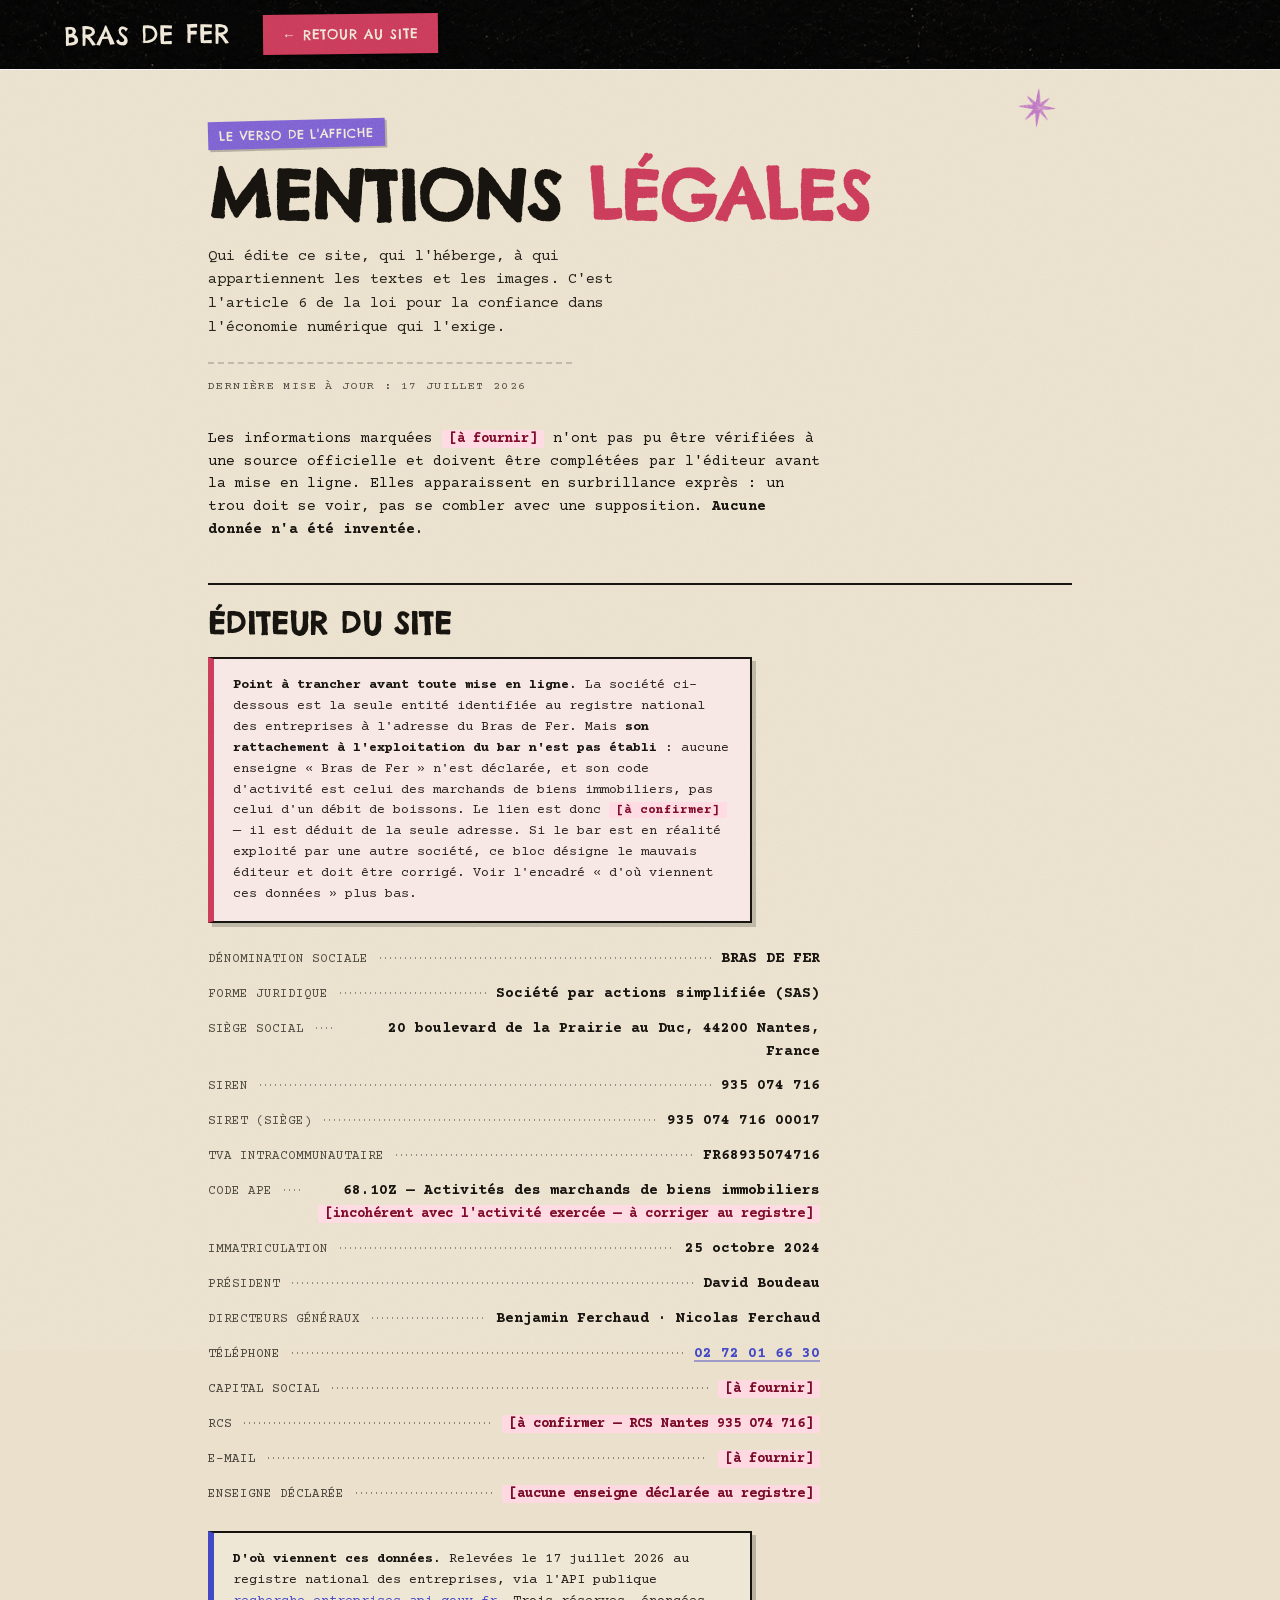
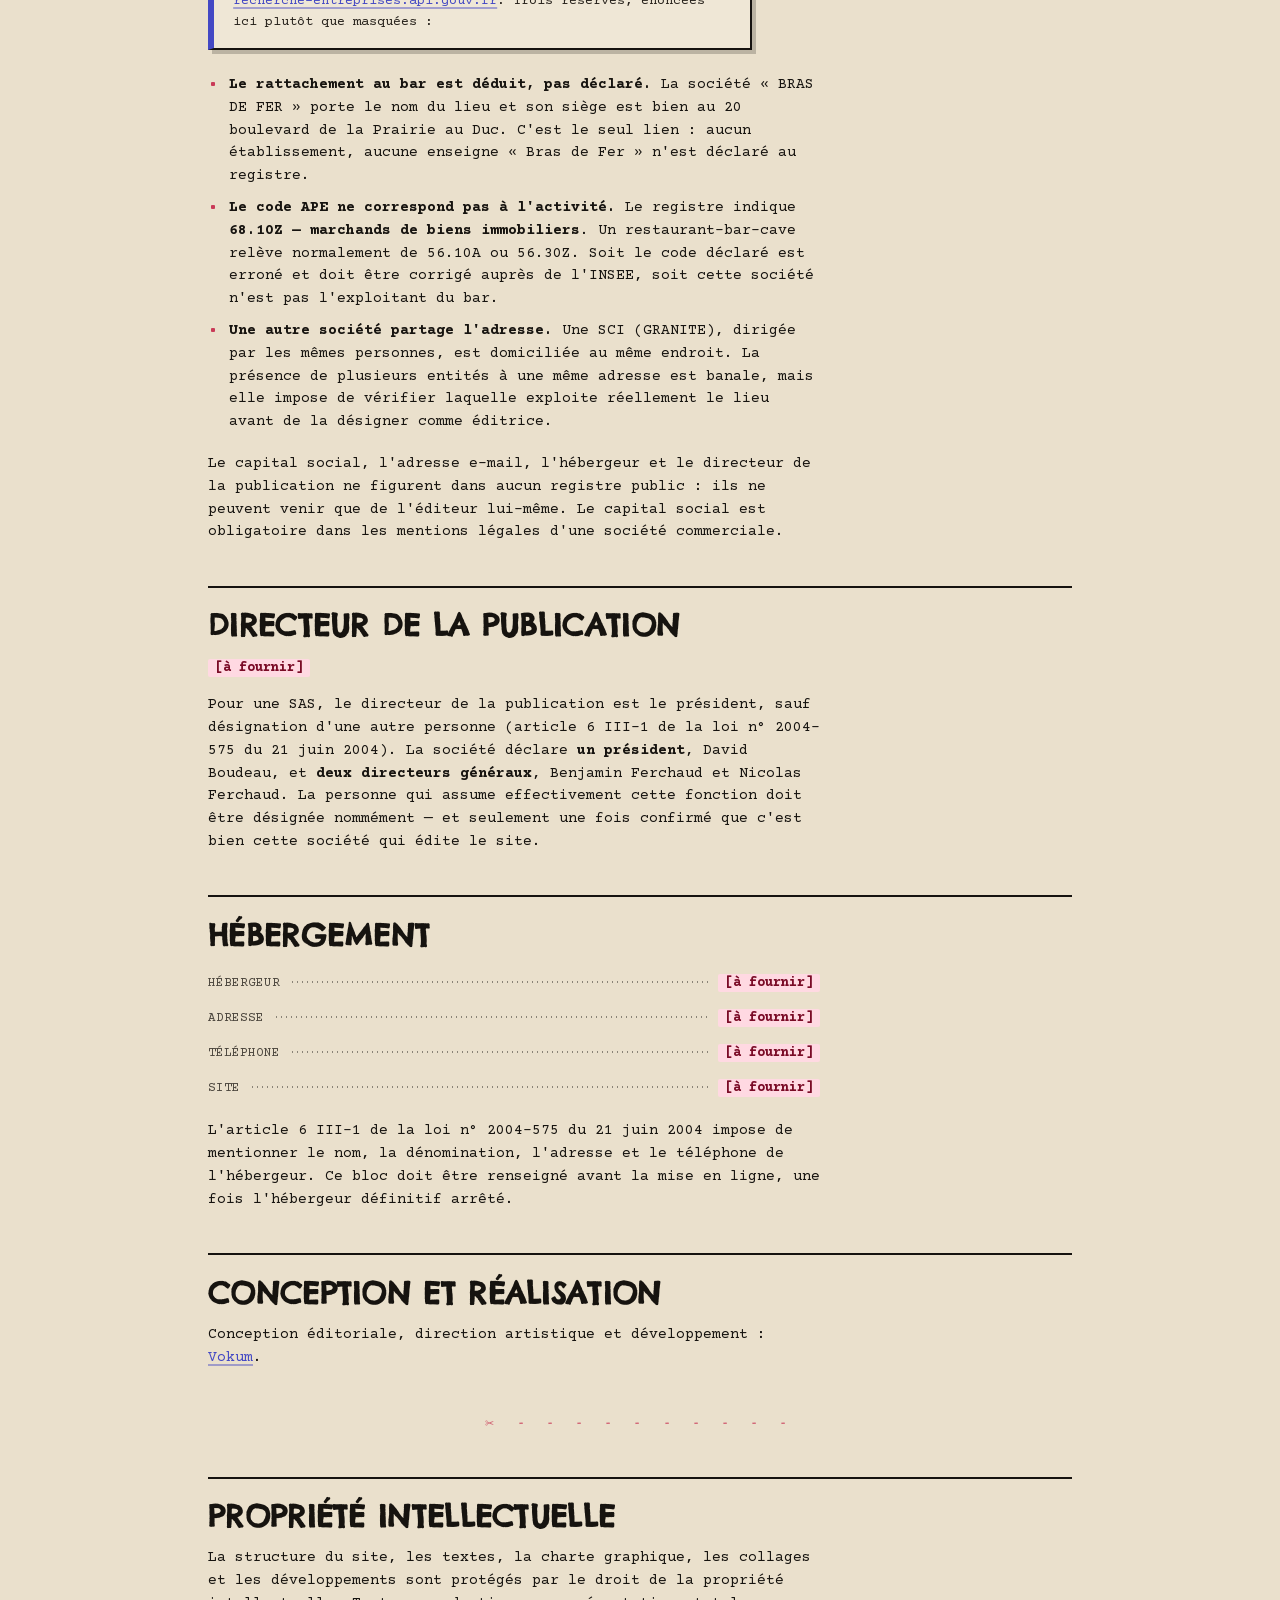
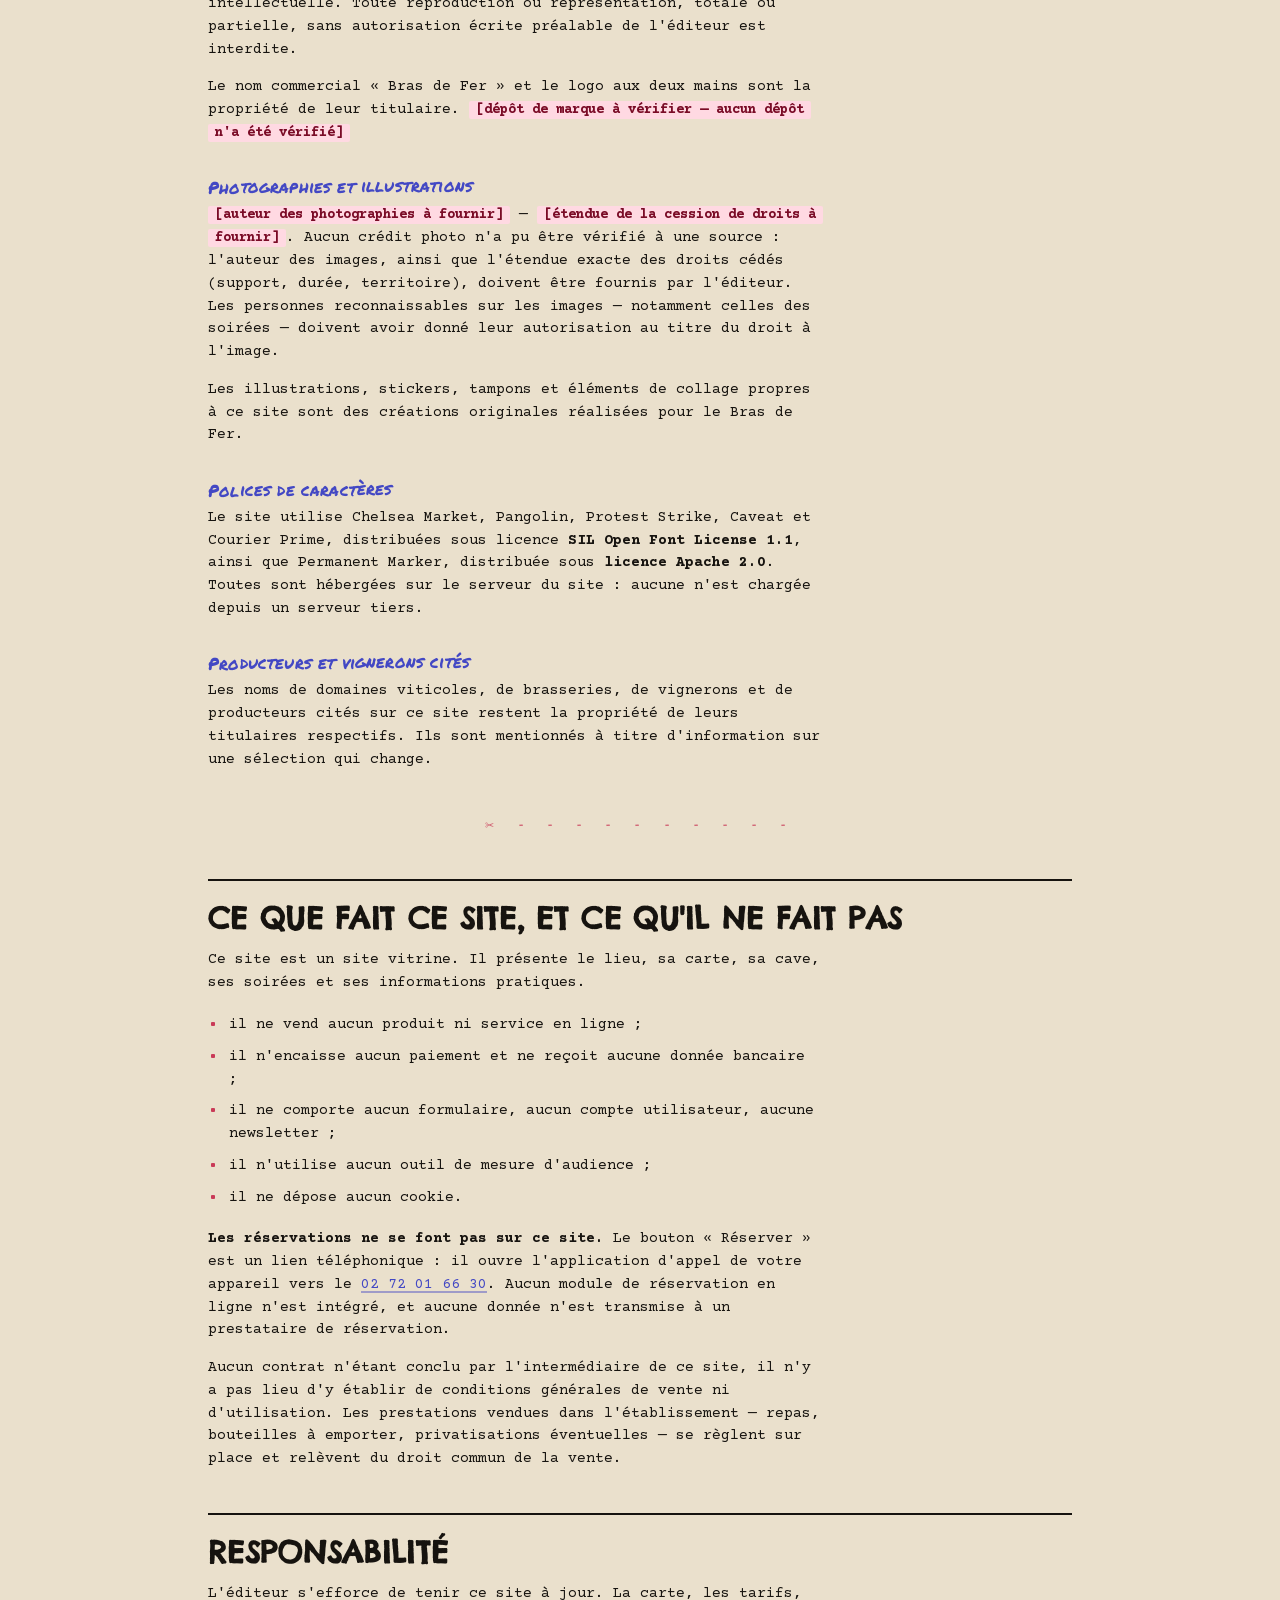
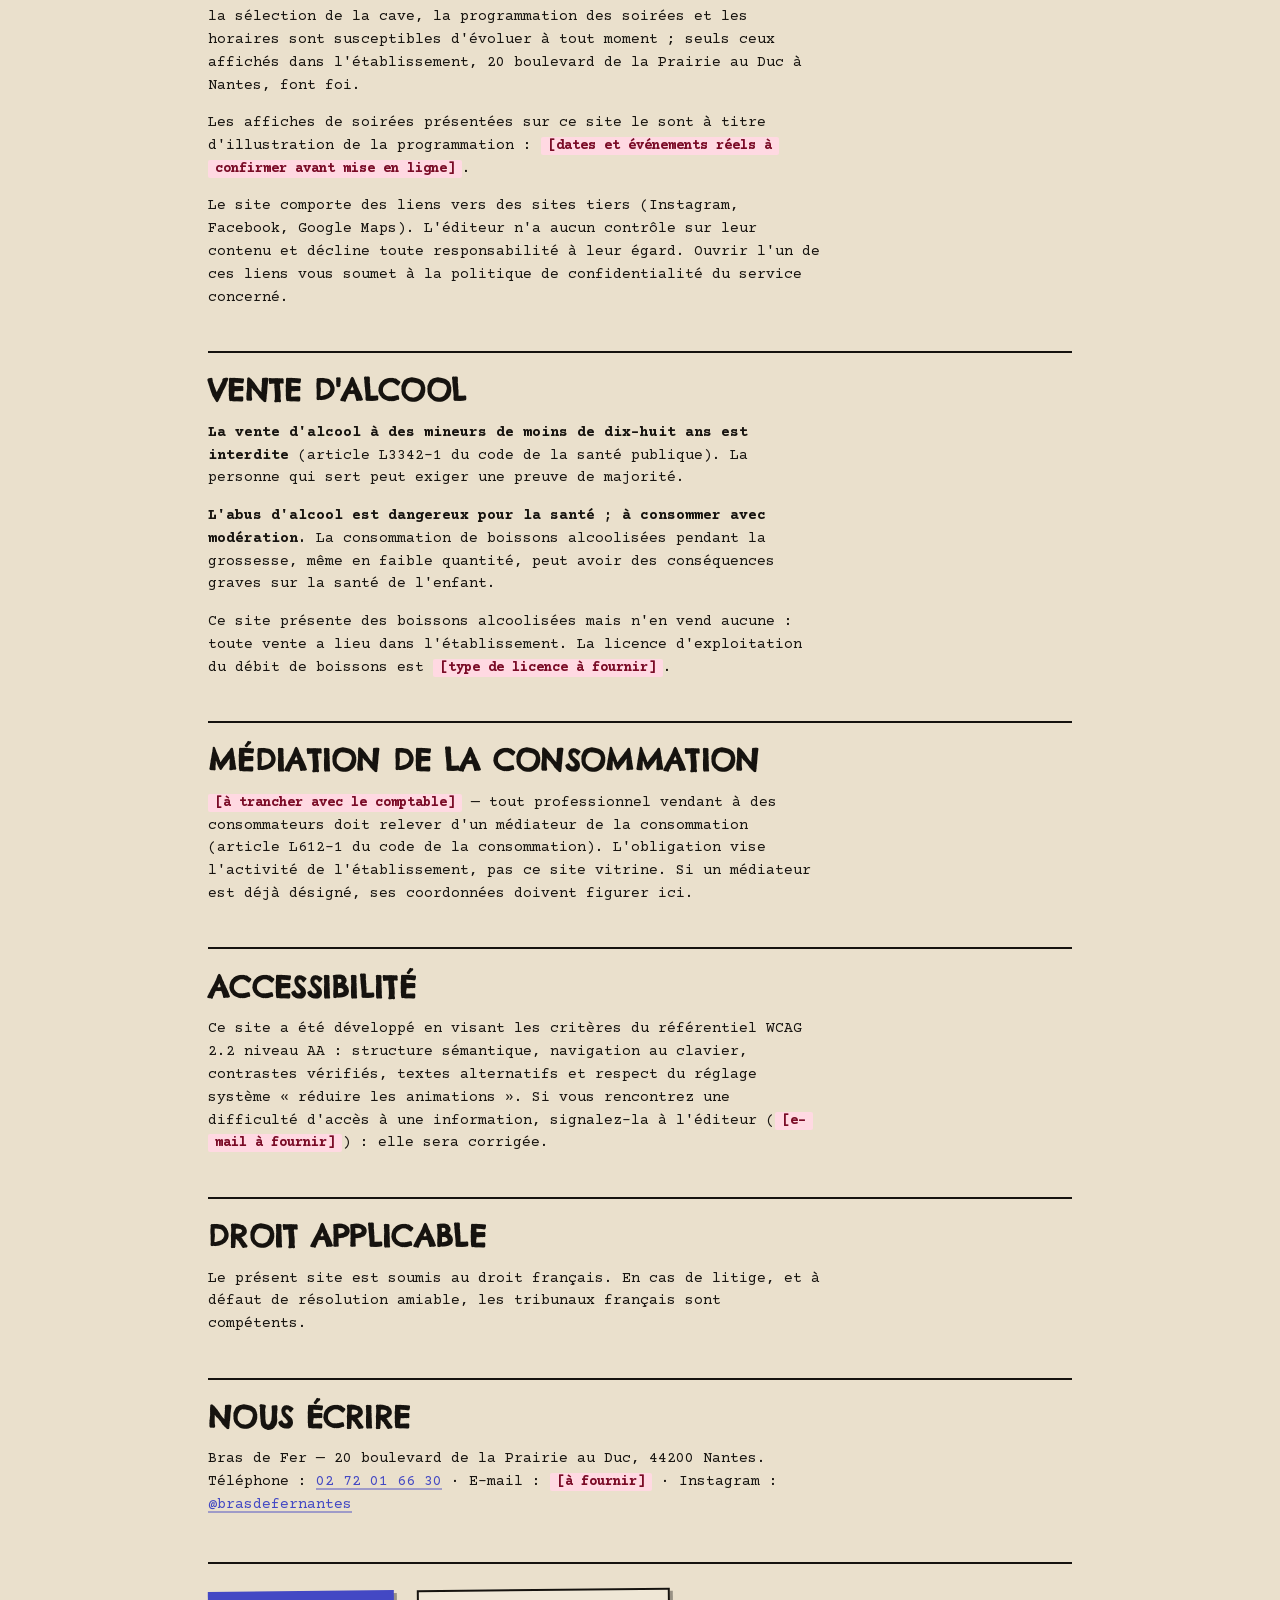
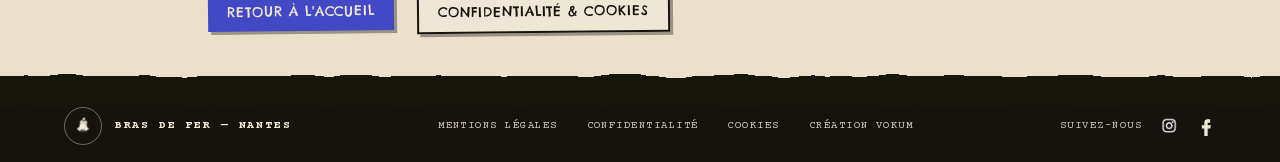
<file: mentions-legales.html>
<!DOCTYPE html>
<html lang="fr">
<head>
  <meta charset="UTF-8" />
  <meta name="viewport" content="width=device-width, initial-scale=1.0" />
  <title>Mentions légales — Bras de Fer, Nantes</title>
  <meta name="description" content="Mentions légales du site du Bras de Fer, restaurant, bar & cave festifs au 20 boulevard de la Prairie au Duc, île de Nantes." />
  <meta name="robots" content="index, follow" />
  <link rel="canonical" href="https://brasdefer-site.vercel.app/mentions-legales.html" />
  <meta property="og:type" content="website" />
  <meta property="og:title" content="Mentions légales — Bras de Fer" />
  <meta property="og:url" content="https://brasdefer-site.vercel.app/mentions-legales.html" />
  <meta property="og:locale" content="fr_FR" />
  <link rel="icon" type="image/png" href="assets/img/logo.png?v=2" />
  <link rel="preload" href="assets/fonts/courier-prime-normal-400-latin.woff2" as="font" type="font/woff2" crossorigin />
  <link rel="preload" href="assets/fonts/permanent-marker-normal-latin.woff2" as="font" type="font/woff2" crossorigin />
  <link rel="stylesheet" href="styles.css?v=42" />
</head>
<body id="top" class="legal-page">

  <!-- grain overlay -->
  <div class="grain" aria-hidden="true"></div>

  <!-- filtres papier -->
  <svg width="0" height="0" style="position:absolute" aria-hidden="true">
    <defs>
      <filter id="rough-edge" x="-5%" y="-5%" width="110%" height="110%">
        <feTurbulence type="fractalNoise" baseFrequency="0.018 0.024" numOctaves="3" seed="7" result="n"/>
        <feDisplacementMap in="SourceGraphic" in2="n" scale="9" xChannelSelector="R" yChannelSelector="G"/>
      </filter>
    </defs>
  </svg>

  <!-- ══════════ NAV ══════════ -->
  <header class="nav">
    <a class="nav__brand" href="index.html">BRAS DE FER</a>
    <a class="btn btn--red nav__resa" href="index.html">← Retour au site</a>
  </header>

  <main>

    <!-- ══════════ EN-TÊTE ══════════ -->
    <section class="legal-head">
      <span class="chip chip--purple">Le verso de l'affiche</span>
      <h1>Mentions <em>légales</em></h1>
      <p class="legal-lede">
        Qui édite ce site, qui l'héberge, à qui appartiennent les textes et les images.
        C'est l'article 6 de la loi pour la confiance dans l'économie numérique qui l'exige.
      </p>
      <p class="legal-maj">Dernière mise à jour : 17 juillet 2026</p>
      <img class="spark" src="assets/img/etoile.png" alt="" aria-hidden="true" width="400" height="400" decoding="async"/>
    </section>

    <section class="legal">

      <p>
        Les informations marquées <span class="manque">[à fournir]</span> n'ont pas pu être
        vérifiées à une source officielle et doivent être complétées par l'éditeur avant la
        mise en ligne. Elles apparaissent en surbrillance exprès : un trou doit se voir, pas
        se combler avec une supposition. <strong>Aucune donnée n'a été inventée.</strong>
      </p>

      <h2>Éditeur du site</h2>

      <div class="legal-source legal-source--alerte">
        <strong>Point à trancher avant toute mise en ligne.</strong> La société ci-dessous est
        la seule entité identifiée au registre national des entreprises à l'adresse du
        Bras de Fer. Mais <strong>son rattachement à l'exploitation du bar n'est pas
        établi</strong> : aucune enseigne « Bras de Fer » n'est déclarée, et son code d'activité
        est celui des marchands de biens immobiliers, pas celui d'un débit de boissons. Le lien
        est donc <span class="manque">[à confirmer]</span> — il est déduit de la seule adresse.
        Si le bar est en réalité exploité par une autre société, ce bloc désigne le mauvais
        éditeur et doit être corrigé. Voir l'encadré « d'où viennent ces données » plus bas.
      </div>

      <ul class="legal-id">
        <li><span class="k">Dénomination sociale</span><span class="lead"></span><span class="v">BRAS DE FER</span></li>
        <li><span class="k">Forme juridique</span><span class="lead"></span><span class="v">Société par actions simplifiée (SAS)</span></li>
        <li><span class="k">Siège social</span><span class="lead"></span><span class="v">20 boulevard de la Prairie au Duc, 44200 Nantes, France</span></li>
        <li><span class="k">SIREN</span><span class="lead"></span><span class="v">935 074 716</span></li>
        <li><span class="k">SIRET (siège)</span><span class="lead"></span><span class="v">935 074 716 00017</span></li>
        <li><span class="k">TVA intracommunautaire</span><span class="lead"></span><span class="v">FR68935074716</span></li>
        <li><span class="k">Code APE</span><span class="lead"></span><span class="v">68.10Z — Activités des marchands de biens immobiliers <span class="manque">[incohérent avec l'activité exercée — à corriger au registre]</span></span></li>
        <li><span class="k">Immatriculation</span><span class="lead"></span><span class="v">25 octobre 2024</span></li>
        <li><span class="k">Président</span><span class="lead"></span><span class="v">David Boudeau</span></li>
        <li><span class="k">Directeurs généraux</span><span class="lead"></span><span class="v">Benjamin Ferchaud · Nicolas Ferchaud</span></li>
        <li><span class="k">Téléphone</span><span class="lead"></span><span class="v"><a href="tel:+33272016630">02 72 01 66 30</a></span></li>
        <li><span class="k">Capital social</span><span class="lead"></span><span class="v"><span class="manque">[à fournir]</span></span></li>
        <li><span class="k">RCS</span><span class="lead"></span><span class="v"><span class="manque">[à confirmer — RCS Nantes 935 074 716]</span></span></li>
        <li><span class="k">E-mail</span><span class="lead"></span><span class="v"><span class="manque">[à fournir]</span></span></li>
        <li><span class="k">Enseigne déclarée</span><span class="lead"></span><span class="v"><span class="manque">[aucune enseigne déclarée au registre]</span></span></li>
      </ul>

      <div class="legal-source">
        <strong>D'où viennent ces données.</strong> Relevées le 17 juillet 2026 au registre
        national des entreprises, via l'API publique
        <a href="https://recherche-entreprises.api.gouv.fr" target="_blank" rel="noopener noreferrer">recherche-entreprises.api.gouv.fr</a>.
        Trois réserves, énoncées ici plutôt que masquées :
      </div>

      <ul>
        <li>
          <strong>Le rattachement au bar est déduit, pas déclaré.</strong> La société
          « BRAS DE FER » porte le nom du lieu et son siège est bien au 20 boulevard de la
          Prairie au Duc. C'est le seul lien : aucun établissement, aucune enseigne
          « Bras de Fer » n'est déclaré au registre.
        </li>
        <li>
          <strong>Le code APE ne correspond pas à l'activité.</strong> Le registre indique
          <strong>68.10Z — marchands de biens immobiliers</strong>. Un restaurant-bar-cave
          relève normalement de 56.10A ou 56.30Z. Soit le code déclaré est erroné et doit être
          corrigé auprès de l'INSEE, soit cette société n'est pas l'exploitant du bar.
        </li>
        <li>
          <strong>Une autre société partage l'adresse.</strong> Une SCI (GRANITE), dirigée par
          les mêmes personnes, est domiciliée au même endroit. La présence de plusieurs entités
          à une même adresse est banale, mais elle impose de vérifier laquelle exploite
          réellement le lieu avant de la désigner comme éditrice.
        </li>
      </ul>

      <p>
        Le capital social, l'adresse e-mail, l'hébergeur et le directeur de la publication ne
        figurent dans aucun registre public : ils ne peuvent venir que de l'éditeur lui-même.
        Le capital social est obligatoire dans les mentions légales d'une société commerciale.
      </p>

      <h2>Directeur de la publication</h2>
      <p><span class="manque">[à fournir]</span></p>
      <p>
        Pour une SAS, le directeur de la publication est le président, sauf désignation d'une
        autre personne (article 6 III-1 de la loi n° 2004-575 du 21 juin 2004). La société
        déclare <strong>un président</strong>, David Boudeau, et <strong>deux directeurs
        généraux</strong>, Benjamin Ferchaud et Nicolas Ferchaud. La personne qui assume
        effectivement cette fonction doit être désignée nommément — et seulement une fois
        confirmé que c'est bien cette société qui édite le site.
      </p>

      <h2>Hébergement</h2>
      <ul class="legal-id">
        <li><span class="k">Hébergeur</span><span class="lead"></span><span class="v"><span class="manque">[à fournir]</span></span></li>
        <li><span class="k">Adresse</span><span class="lead"></span><span class="v"><span class="manque">[à fournir]</span></span></li>
        <li><span class="k">Téléphone</span><span class="lead"></span><span class="v"><span class="manque">[à fournir]</span></span></li>
        <li><span class="k">Site</span><span class="lead"></span><span class="v"><span class="manque">[à fournir]</span></span></li>
      </ul>
      <p>
        L'article 6 III-1 de la loi n° 2004-575 du 21 juin 2004 impose de mentionner le nom, la
        dénomination, l'adresse et le téléphone de l'hébergeur. Ce bloc doit être renseigné
        avant la mise en ligne, une fois l'hébergeur définitif arrêté.
      </p>

      <h2>Conception et réalisation</h2>
      <p>
        Conception éditoriale, direction artistique et développement :
        <a href="https://vokumagency.com" target="_blank" rel="noopener noreferrer">Vokum</a>.
      </p>

      <div class="legal-sep" aria-hidden="true">✂ - - - - - - - - - -</div>

      <h2>Propriété intellectuelle</h2>
      <p>
        La structure du site, les textes, la charte graphique, les collages et les
        développements sont protégés par le droit de la propriété intellectuelle. Toute
        reproduction ou représentation, totale ou partielle, sans autorisation écrite préalable
        de l'éditeur est interdite.
      </p>
      <p>
        Le nom commercial « Bras de Fer » et le logo aux deux mains sont la propriété de leur
        titulaire. <span class="manque">[dépôt de marque à vérifier — aucun dépôt n'a été vérifié]</span>
      </p>

      <h3>Photographies et illustrations</h3>
      <p>
        <span class="manque">[auteur des photographies à fournir]</span> —
        <span class="manque">[étendue de la cession de droits à fournir]</span>. Aucun crédit
        photo n'a pu être vérifié à une source : l'auteur des images, ainsi que l'étendue exacte
        des droits cédés (support, durée, territoire), doivent être fournis par l'éditeur.
        Les personnes reconnaissables sur les images — notamment celles des soirées — doivent
        avoir donné leur autorisation au titre du droit à l'image.
      </p>
      <p>
        Les illustrations, stickers, tampons et éléments de collage propres à ce site sont des
        créations originales réalisées pour le Bras de Fer.
      </p>

      <h3>Polices de caractères</h3>
      <p>
        Le site utilise Chelsea Market, Pangolin, Protest Strike, Caveat et Courier Prime,
        distribuées sous licence <strong>SIL Open Font License 1.1</strong>, ainsi que
        Permanent Marker, distribuée sous <strong>licence Apache 2.0</strong>. Toutes sont
        hébergées sur le serveur du site : aucune n'est chargée depuis un serveur tiers.
      </p>

      <h3>Producteurs et vignerons cités</h3>
      <p>
        Les noms de domaines viticoles, de brasseries, de vignerons et de producteurs cités sur
        ce site restent la propriété de leurs titulaires respectifs. Ils sont mentionnés à titre
        d'information sur une sélection qui change.
      </p>

      <div class="legal-sep" aria-hidden="true">✂ - - - - - - - - - -</div>

      <h2>Ce que fait ce site, et ce qu'il ne fait pas</h2>
      <p>
        Ce site est un site vitrine. Il présente le lieu, sa carte, sa cave, ses soirées et ses
        informations pratiques.
      </p>
      <ul>
        <li>il ne vend aucun produit ni service en ligne ;</li>
        <li>il n'encaisse aucun paiement et ne reçoit aucune donnée bancaire ;</li>
        <li>il ne comporte aucun formulaire, aucun compte utilisateur, aucune newsletter ;</li>
        <li>il n'utilise aucun outil de mesure d'audience ;</li>
        <li>il ne dépose aucun cookie.</li>
      </ul>
      <p>
        <strong>Les réservations ne se font pas sur ce site.</strong> Le bouton « Réserver » est
        un lien téléphonique : il ouvre l'application d'appel de votre appareil vers le
        <a href="tel:+33272016630">02 72 01 66 30</a>. Aucun module de réservation en ligne
        n'est intégré, et aucune donnée n'est transmise à un prestataire de réservation.
      </p>
      <p>
        Aucun contrat n'étant conclu par l'intermédiaire de ce site, il n'y a pas lieu d'y
        établir de conditions générales de vente ni d'utilisation. Les prestations vendues
        dans l'établissement — repas, bouteilles à emporter, privatisations éventuelles — se
        règlent sur place et relèvent du droit commun de la vente.
      </p>

      <h2>Responsabilité</h2>
      <p>
        L'éditeur s'efforce de tenir ce site à jour. La carte, les tarifs, la sélection de la
        cave, la programmation des soirées et les horaires sont susceptibles d'évoluer à tout
        moment ; seuls ceux affichés dans l'établissement, 20 boulevard de la Prairie au Duc à
        Nantes, font foi.
      </p>
      <p>
        Les affiches de soirées présentées sur ce site le sont à titre d'illustration de la
        programmation : <span class="manque">[dates et événements réels à confirmer avant mise en ligne]</span>.
      </p>
      <p>
        Le site comporte des liens vers des sites tiers (Instagram, Facebook, Google Maps).
        L'éditeur n'a aucun contrôle sur leur contenu et décline toute responsabilité à leur
        égard. Ouvrir l'un de ces liens vous soumet à la politique de confidentialité du service
        concerné.
      </p>

      <h2>Vente d'alcool</h2>
      <p>
        <strong>La vente d'alcool à des mineurs de moins de dix-huit ans est interdite</strong>
        (article L3342-1 du code de la santé publique). La personne qui sert peut exiger une
        preuve de majorité.
      </p>
      <p>
        <strong>L'abus d'alcool est dangereux pour la santé ; à consommer avec modération.</strong>
        La consommation de boissons alcoolisées pendant la grossesse, même en faible quantité,
        peut avoir des conséquences graves sur la santé de l'enfant.
      </p>
      <p>
        Ce site présente des boissons alcoolisées mais n'en vend aucune : toute vente a lieu
        dans l'établissement. La licence d'exploitation du débit de boissons est
        <span class="manque">[type de licence à fournir]</span>.
      </p>

      <h2>Médiation de la consommation</h2>
      <p>
        <span class="manque">[à trancher avec le comptable]</span> — tout professionnel vendant
        à des consommateurs doit relever d'un médiateur de la consommation (article L612-1 du
        code de la consommation). L'obligation vise l'activité de l'établissement, pas ce site
        vitrine. Si un médiateur est déjà désigné, ses coordonnées doivent figurer ici.
      </p>

      <h2>Accessibilité</h2>
      <p>
        Ce site a été développé en visant les critères du référentiel WCAG 2.2 niveau AA :
        structure sémantique, navigation au clavier, contrastes vérifiés, textes alternatifs et
        respect du réglage système « réduire les animations ». Si vous rencontrez une difficulté
        d'accès à une information, signalez-la à l'éditeur
        (<span class="manque">[e-mail à fournir]</span>) : elle sera corrigée.
      </p>

      <h2>Droit applicable</h2>
      <p>
        Le présent site est soumis au droit français. En cas de litige, et à défaut de
        résolution amiable, les tribunaux français sont compétents.
      </p>

      <h2>Nous écrire</h2>
      <p>
        Bras de Fer — 20 boulevard de la Prairie au Duc, 44200 Nantes.<br />
        Téléphone : <a href="tel:+33272016630">02 72 01 66 30</a> ·
        E-mail : <span class="manque">[à fournir]</span> ·
        Instagram : <a href="https://www.instagram.com/brasdefernantes/" target="_blank" rel="noopener noreferrer">@brasdefernantes</a>
      </p>

      <div class="legal-actions">
        <a class="btn btn--indigo" href="index.html">Retour à l'accueil</a>
        <a class="btn btn--paper" href="confidentialite.html">Confidentialité &amp; cookies</a>
      </div>

    </section>

  </main>

  <!-- ══════════ FOOTER ══════════ -->
  <footer class="footer torn-top">
    <div class="footer__brand">
      <span class="footer__logo"><img src="assets/img/logo.png?v=2" alt="" width="184" height="184" decoding="async" loading="lazy"/></span>
      <span>Bras de Fer — Nantes</span>
    </div>
    <nav class="footer__legal">
      <a href="mentions-legales.html" aria-current="page">Mentions légales</a>
      <a href="confidentialite.html">Confidentialité</a>
      <a href="confidentialite.html#cookies">Cookies</a>
      <a href="https://vokumagency.com" target="_blank" rel="noopener">Création Vokum</a>
    </nav>
    <div class="footer__social">
      <span>Suivez-nous</span>
      <a href="https://www.instagram.com/brasdefernantes/" target="_blank" rel="noopener" aria-label="Instagram">
        <img class="footer__insta" src="assets/img/ico-insta.png" alt="" width="200" height="200" decoding="async" loading="lazy"/>
      </a>
      <a href="https://www.facebook.com/brasdefernantes/" target="_blank" rel="noopener" aria-label="Facebook">
        <svg viewBox="0 0 24 24"><path d="M14 8h3V4h-3a4 4 0 0 0-4 4v3H7v4h3v9h4v-9h3l1-4h-4V8.5A.5.5 0 0 1 14 8z" fill="currentColor"/></svg>
      </a>
    </div>
  </footer>

  <script src="main.js?v=42"></script>
</body>
</html>
</file>
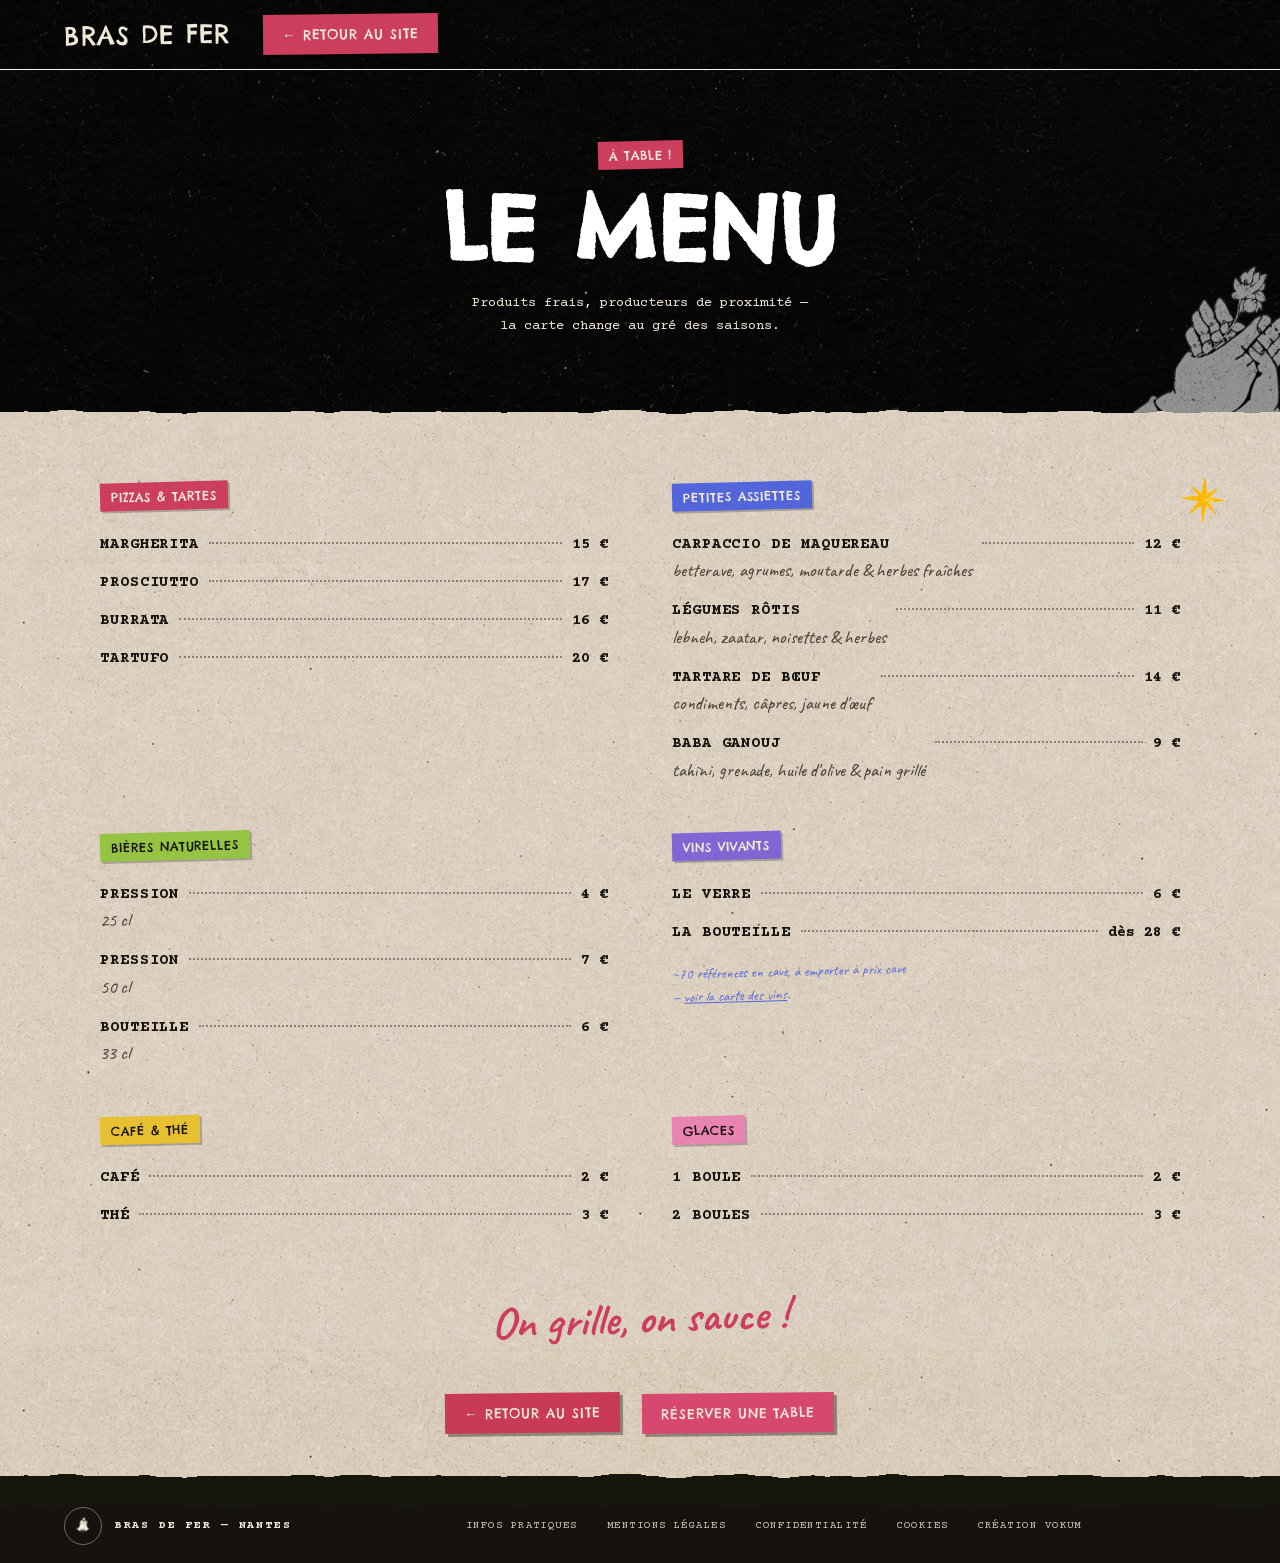
<file: menu.html>
<!DOCTYPE html>
<html lang="fr">
<head>
  <meta charset="UTF-8" />
  <meta name="viewport" content="width=device-width, initial-scale=1.0" />
  <title>Le menu — Bras de Fer, Nantes</title>
<link rel="canonical" href="https://brasdefer-site.vercel.app/menu.html">
  <meta name="description" content="La carte du Bras de Fer à Nantes : pizzas & tartes, petites assiettes, bières naturelles, vins vivants." />
  <link rel="icon" type="image/png" href="assets/img/logo.png?v=2" />
  <link rel="preload" href="assets/fonts/courier-prime-normal-400-latin.woff2" as="font" type="font/woff2" crossorigin />
  <link rel="preload" href="assets/fonts/permanent-marker-normal-latin.woff2" as="font" type="font/woff2" crossorigin />
  <link rel="stylesheet" href="styles.css?v=42" />
</head>
<body id="top" class="menu-page">

  <!-- grain overlay -->
  <div class="grain" aria-hidden="true"></div>

  <!-- filtres papier -->
  <svg width="0" height="0" style="position:absolute" aria-hidden="true">
    <defs>
      <filter id="rough-edge" x="-5%" y="-5%" width="110%" height="110%">
        <feTurbulence type="fractalNoise" baseFrequency="0.018 0.024" numOctaves="3" seed="7" result="n"/>
        <feDisplacementMap in="SourceGraphic" in2="n" scale="9" xChannelSelector="R" yChannelSelector="G"/>
      </filter>
      <filter id="rough-edge-soft" x="-5%" y="-5%" width="110%" height="110%">
        <feTurbulence type="fractalNoise" baseFrequency="0.02 0.03" numOctaves="2" seed="12" result="n"/>
        <feDisplacementMap in="SourceGraphic" in2="n" scale="6" xChannelSelector="R" yChannelSelector="G"/>
      </filter>
    </defs>
  </svg>

  <!-- ══════════ NAV ══════════ -->
  <header class="nav">
    <a class="nav__brand" href="index.html">BRAS DE FER</a>
    <a class="btn btn--red nav__resa" href="index.html">← Retour au site</a>
  </header>

  <!-- ══════════ EN-TÊTE MENU ══════════ -->
  <section class="menu-hero">
    <img class="menu-hero__logo" src="assets/img/logo-mains.png" alt="" aria-hidden="true" width="735" height="904" decoding="async"/>
    <span class="chip chip--red">À table !</span>
    <h1>Le menu</h1>
    <p class="menu-hero__sub">Produits frais, producteurs de proximité —<br />la carte change au gré des saisons.</p>
  </section>

  <!-- ══════════ CARTE ══════════ -->
  <main class="menu-body section paper-bg torn-top">

    <div class="menu-grid">

      <section class="menu-block reveal">
        <span class="chip chip--red">Pizzas &amp; tartes</span>
        <ul class="menu-list">
          <li><span class="menu-list__name">Margherita</span><span class="menu-list__dots"></span><strong>15&nbsp;€</strong></li>
          <li><span class="menu-list__name">Prosciutto</span><span class="menu-list__dots"></span><strong>17&nbsp;€</strong></li>
          <li><span class="menu-list__name">Burrata</span><span class="menu-list__dots"></span><strong>16&nbsp;€</strong></li>
          <li><span class="menu-list__name">Tartufo</span><span class="menu-list__dots"></span><strong>20&nbsp;€</strong></li>
        </ul>
      </section>

      <section class="menu-block reveal">
        <span class="chip chip--blue">Petites assiettes</span>
        <ul class="menu-list">
          <li>
            <span class="menu-list__name">Carpaccio de maquereau<em>betterave, agrumes, moutarde &amp; herbes fraîches</em></span>
            <span class="menu-list__dots"></span><strong>12&nbsp;€</strong>
          </li>
          <li>
            <span class="menu-list__name">Légumes rôtis<em>lebneh, zaatar, noisettes &amp; herbes</em></span>
            <span class="menu-list__dots"></span><strong>11&nbsp;€</strong>
          </li>
          <li>
            <span class="menu-list__name">Tartare de bœuf<em>condiments, câpres, jaune d'œuf</em></span>
            <span class="menu-list__dots"></span><strong>14&nbsp;€</strong>
          </li>
          <li>
            <span class="menu-list__name">Baba ganouj<em>tahini, grenade, huile d'olive &amp; pain grillé</em></span>
            <span class="menu-list__dots"></span><strong>9&nbsp;€</strong>
          </li>
        </ul>
      </section>

      <section class="menu-block reveal">
        <span class="chip chip--green">Bières naturelles</span>
        <ul class="menu-list">
          <li><span class="menu-list__name">Pression <em>25&nbsp;cl</em></span><span class="menu-list__dots"></span><strong>4&nbsp;€</strong></li>
          <li><span class="menu-list__name">Pression <em>50&nbsp;cl</em></span><span class="menu-list__dots"></span><strong>7&nbsp;€</strong></li>
          <li><span class="menu-list__name">Bouteille <em>33&nbsp;cl</em></span><span class="menu-list__dots"></span><strong>6&nbsp;€</strong></li>
        </ul>
      </section>

      <section class="menu-block reveal">
        <span class="chip chip--purple">Vins vivants</span>
        <ul class="menu-list">
          <li><span class="menu-list__name">Le verre</span><span class="menu-list__dots"></span><strong>6&nbsp;€</strong></li>
          <li><span class="menu-list__name">La bouteille</span><span class="menu-list__dots"></span><strong>dès 28&nbsp;€</strong></li>
        </ul>
        <p class="menu-block__note">~70 références en cave, à emporter à prix cave — <a href="cave.html">voir la carte des vins</a>.</p>
      </section>

      <section class="menu-block reveal">
        <span class="chip chip--yellow">Café &amp; thé</span>
        <ul class="menu-list">
          <li><span class="menu-list__name">Café</span><span class="menu-list__dots"></span><strong>2&nbsp;€</strong></li>
          <li><span class="menu-list__name">Thé</span><span class="menu-list__dots"></span><strong>3&nbsp;€</strong></li>
        </ul>
      </section>

      <section class="menu-block reveal">
        <span class="chip chip--pink">Glaces</span>
        <ul class="menu-list">
          <li><span class="menu-list__name">1 boule</span><span class="menu-list__dots"></span><strong>2&nbsp;€</strong></li>
          <li><span class="menu-list__name">2 boules</span><span class="menu-list__dots"></span><strong>3&nbsp;€</strong></li>
        </ul>
      </section>

    </div>

    <p class="menu-body__script">On grille, on sauce&nbsp;!</p>

    <div class="menu-body__back reveal">
      <a class="btn btn--red" href="index.html">← Retour au site</a>
      <a class="btn btn--pink" href="tel:0272016630">Réserver une table</a>
    </div>

    <img class="spark spark--menu" src="assets/img/etoile.png" alt="" aria-hidden="true" width="400" height="400" decoding="async" loading="lazy"/>
  </main>

  <!-- ══════════ FOOTER ══════════ -->
  <footer class="footer torn-top">
    <div class="footer__brand">
      <span class="footer__logo"><img src="assets/img/logo.png?v=2" alt="" width="184" height="184" decoding="async" loading="lazy"/></span>
      BRAS DE FER — NANTES
    </div>
    <nav class="footer__legal">
      <a href="index.html#infos">Infos pratiques</a>
      <a href="mentions-legales.html">Mentions légales</a>
      <a href="confidentialite.html">Confidentialité</a>
      <a href="confidentialite.html#cookies">Cookies</a>
      <a href="https://vokumagency.com" target="_blank" rel="noopener">Création Vokum</a>
    </nav>
  </footer>

  <script src="main.js?v=42"></script>
</body>
</html>
</file>
<file: styles.css>
/* ═══════════════════════════════════════════
   BRAS DE FER — Nantes
   punk collage · papier crème · encre noire
   violet / rose / vert / jaune / indigo
   ═══════════════════════════════════════════ */

/* ── POLICES — toutes auto-hébergées ──────────────────────────
   Plus aucune requête vers les serveurs de Google Fonts :
   l'IP du visiteur ne part chez personne, donc rien à consentir.
   Sous-ensembles latin + latin-ext uniquement (site en français).
   Licences : Chelsea Market, Pangolin, Protest Strike, Caveat et
   Courier Prime sous SIL Open Font License 1.1 ; Permanent Marker
   sous Apache License 2.0.
   ───────────────────────────────────────────────────────────── */

@font-face {
  font-family: "Chelsea Market";
  src: url("assets/fonts/ChelseaMarket-Regular.ttf") format("truetype");
  font-weight: 400;
  font-style: normal;
  font-display: swap;
}
@font-face {
  font-family: "Pangolin";
  src: url("assets/fonts/Pangolin-Regular.ttf") format("truetype");
  font-weight: 400;
  font-style: normal;
  font-display: swap;
}

/* Protest Strike — statique, 400 */
@font-face {
  font-family: "Protest Strike";
  src: url("assets/fonts/protest-strike-normal-latin.woff2") format("woff2");
  font-weight: 400;
  font-style: normal;
  font-display: swap;
  unicode-range: U+0000-00FF, U+0131, U+0152-0153, U+02BB-02BC, U+02C6, U+02DA, U+02DC, U+0304, U+0308, U+0329, U+2000-206F, U+20AC, U+2122, U+2191, U+2193, U+2212, U+2215, U+FEFF, U+FFFD;
}
@font-face {
  font-family: "Protest Strike";
  src: url("assets/fonts/protest-strike-normal-latin-ext.woff2") format("woff2");
  font-weight: 400;
  font-style: normal;
  font-display: swap;
  unicode-range: U+0100-02BA, U+02BD-02C5, U+02C7-02CC, U+02CE-02D7, U+02DD-02FF, U+0304, U+0308, U+0329, U+1D00-1DBF, U+1E00-1E9F, U+1EF2-1EFF, U+2020, U+20A0-20AB, U+20AD-20C0, U+2113, U+2C60-2C7F, U+A720-A7FF;
}

/* Permanent Marker — statique, 400. Google ne publie que le sous-ensemble latin. */
@font-face {
  font-family: "Permanent Marker";
  src: url("assets/fonts/permanent-marker-normal-latin.woff2") format("woff2");
  font-weight: 400;
  font-style: normal;
  font-display: swap;
  unicode-range: U+0000-00FF, U+0131, U+0152-0153, U+02BB-02BC, U+02C6, U+02DA, U+02DC, U+0304, U+0308, U+0329, U+2000-206F, U+20AC, U+2122, U+2191, U+2193, U+2212, U+2215, U+FEFF, U+FFFD;
}

/* Caveat — variable, axe wght 400→700 (un seul fichier par sous-ensemble) */
@font-face {
  font-family: "Caveat";
  src: url("assets/fonts/caveat-normal-latin.woff2") format("woff2");
  font-weight: 400 700;
  font-style: normal;
  font-display: swap;
  unicode-range: U+0000-00FF, U+0131, U+0152-0153, U+02BB-02BC, U+02C6, U+02DA, U+02DC, U+0304, U+0308, U+0329, U+2000-206F, U+20AC, U+2122, U+2191, U+2193, U+2212, U+2215, U+FEFF, U+FFFD;
}
@font-face {
  font-family: "Caveat";
  src: url("assets/fonts/caveat-normal-latin-ext.woff2") format("woff2");
  font-weight: 400 700;
  font-style: normal;
  font-display: swap;
  unicode-range: U+0100-02BA, U+02BD-02C5, U+02C7-02CC, U+02CE-02D7, U+02DD-02FF, U+0304, U+0308, U+0329, U+1D00-1DBF, U+1E00-1E9F, U+1EF2-1EFF, U+2020, U+20A0-20AB, U+20AD-20C0, U+2113, U+2C60-2C7F, U+A720-A7FF;
}

/* Courier Prime — statique : 400, 700, 400 italique */
@font-face {
  font-family: "Courier Prime";
  src: url("assets/fonts/courier-prime-normal-400-latin.woff2") format("woff2");
  font-weight: 400;
  font-style: normal;
  font-display: swap;
  unicode-range: U+0000-00FF, U+0131, U+0152-0153, U+02BB-02BC, U+02C6, U+02DA, U+02DC, U+0304, U+0308, U+0329, U+2000-206F, U+20AC, U+2122, U+2191, U+2193, U+2212, U+2215, U+FEFF, U+FFFD;
}
@font-face {
  font-family: "Courier Prime";
  src: url("assets/fonts/courier-prime-normal-400-latin-ext.woff2") format("woff2");
  font-weight: 400;
  font-style: normal;
  font-display: swap;
  unicode-range: U+0100-02BA, U+02BD-02C5, U+02C7-02CC, U+02CE-02D7, U+02DD-02FF, U+0304, U+0308, U+0329, U+1D00-1DBF, U+1E00-1E9F, U+1EF2-1EFF, U+2020, U+20A0-20AB, U+20AD-20C0, U+2113, U+2C60-2C7F, U+A720-A7FF;
}
@font-face {
  font-family: "Courier Prime";
  src: url("assets/fonts/courier-prime-normal-700-latin.woff2") format("woff2");
  font-weight: 700;
  font-style: normal;
  font-display: swap;
  unicode-range: U+0000-00FF, U+0131, U+0152-0153, U+02BB-02BC, U+02C6, U+02DA, U+02DC, U+0304, U+0308, U+0329, U+2000-206F, U+20AC, U+2122, U+2191, U+2193, U+2212, U+2215, U+FEFF, U+FFFD;
}
@font-face {
  font-family: "Courier Prime";
  src: url("assets/fonts/courier-prime-normal-700-latin-ext.woff2") format("woff2");
  font-weight: 700;
  font-style: normal;
  font-display: swap;
  unicode-range: U+0100-02BA, U+02BD-02C5, U+02C7-02CC, U+02CE-02D7, U+02DD-02FF, U+0304, U+0308, U+0329, U+1D00-1DBF, U+1E00-1E9F, U+1EF2-1EFF, U+2020, U+20A0-20AB, U+20AD-20C0, U+2113, U+2C60-2C7F, U+A720-A7FF;
}
@font-face {
  font-family: "Courier Prime";
  src: url("assets/fonts/courier-prime-italic-400-latin.woff2") format("woff2");
  font-weight: 400;
  font-style: italic;
  font-display: swap;
  unicode-range: U+0000-00FF, U+0131, U+0152-0153, U+02BB-02BC, U+02C6, U+02DA, U+02DC, U+0304, U+0308, U+0329, U+2000-206F, U+20AC, U+2122, U+2191, U+2193, U+2212, U+2215, U+FEFF, U+FFFD;
}
@font-face {
  font-family: "Courier Prime";
  src: url("assets/fonts/courier-prime-italic-400-latin-ext.woff2") format("woff2");
  font-weight: 400;
  font-style: italic;
  font-display: swap;
  unicode-range: U+0100-02BA, U+02BD-02C5, U+02C7-02CC, U+02CE-02D7, U+02DD-02FF, U+0304, U+0308, U+0329, U+1D00-1DBF, U+1E00-1E9F, U+1EF2-1EFF, U+2020, U+20A0-20AB, U+20AD-20C0, U+2113, U+2C60-2C7F, U+A720-A7FF;
}

:root {
  --paper: #EAE0CC;
  --paper-2: #E3D8C2;
  --ink: #16130F;
  --ink-soft: #26211B;
  --cream: #EFE7D6;
  --purple: #7A5FD0;
  --lilac: #A98FE3;
  --indigo: #4348C4;
  --blue: #4D5FD8;
  --red: #C93A57;
  --pink: #E77CAC;
  --green: #8FBF3F;
  --mint: #7AD3A2;
  --yellow: #E5BC2E;
  --orange: #D9682A;
  --teal: #6CCDC3;

  --display: "Chelsea Market", "Protest Strike", "Arial Narrow", sans-serif;
  --marker: "Permanent Marker", cursive;
  --script: "Caveat", cursive;
  --mono: "Courier Prime", "Courier New", monospace;
}

* { margin: 0; padding: 0; box-sizing: border-box; }

html { scroll-behavior: smooth; overflow-x: hidden; }

body {
  font-family: var(--mono);
  background: var(--paper);
  color: var(--ink);
  overflow-x: hidden;
  line-height: 1.55;
}

img { max-width: 100%; display: block;height:auto;}
a { color: inherit; }
ul { list-style: none; }

::selection { background: var(--purple); color: var(--cream); }

/* ── grain overlay ── */
.grain {
  position: fixed;
  inset: -50%;
  width: 200%;
  height: 200%;
  pointer-events: none;
  z-index: 999;
  opacity: .5;
  mix-blend-mode: overlay;
  background-image: url("data:image/svg+xml,%3Csvg xmlns='http://www.w3.org/2000/svg' width='300' height='300'%3E%3Cfilter id='n'%3E%3CfeTurbulence type='fractalNoise' baseFrequency='0.9' numOctaves='2'/%3E%3CfeColorMatrix type='saturate' values='0'/%3E%3C/filter%3E%3Crect width='300' height='300' filter='url(%23n)' opacity='0.55'/%3E%3C/svg%3E");
}

/* ── grunge mask for display type ── */
.hero__line, .section h2, .poster h3 {
  -webkit-mask-image: url("data:image/svg+xml,%3Csvg xmlns='http://www.w3.org/2000/svg' width='400' height='400'%3E%3Cfilter id='r'%3E%3CfeTurbulence type='fractalNoise' baseFrequency='0.12' numOctaves='4'/%3E%3CfeComponentTransfer%3E%3CfeFuncA type='discrete' tableValues='0 .4 1 1 1 1 1 1 1 1 1 1'/%3E%3C/feComponentTransfer%3E%3C/filter%3E%3Crect width='400' height='400' fill='%23000'/%3E%3Crect width='400' height='400' filter='url(%23r)' opacity='.9'/%3E%3C/svg%3E");
  -webkit-mask-size: 380px;
  mask-image: url("data:image/svg+xml,%3Csvg xmlns='http://www.w3.org/2000/svg' width='400' height='400'%3E%3Cfilter id='r'%3E%3CfeTurbulence type='fractalNoise' baseFrequency='0.12' numOctaves='4'/%3E%3CfeComponentTransfer%3E%3CfeFuncA type='discrete' tableValues='0 .4 1 1 1 1 1 1 1 1 1 1'/%3E%3C/feComponentTransfer%3E%3C/filter%3E%3Crect width='400' height='400' fill='%23000'/%3E%3Crect width='400' height='400' filter='url(%23r)' opacity='.9'/%3E%3C/svg%3E");
  mask-size: 380px;
}

/* ═══════════ COMMON ═══════════ */

.section { position: relative; padding: 3.5rem 5vw; }

.section h2 {
  font-family: var(--display);
  font-size: clamp(1.8rem, 3.5vw, 2.9rem);
  line-height: .96;
  text-transform: uppercase;
  letter-spacing: .01em;
  margin: 1.1rem 0 1.2rem;
}

.section p { font-size: .92rem; max-width: 34ch; }

/* chips */
.chip {
  display: inline-block;
  font-family: var(--display);
  font-weight: 400;
  font-size: .78rem;
  text-transform: uppercase;
  letter-spacing: .08em;
  padding: .3rem .65rem .25rem;
  color: var(--cream);
  background: var(--ink);
  transform: rotate(-1.5deg);
  box-shadow: 2px 2px 0 rgba(0,0,0,.25);
}
.chip--blue   { background: var(--blue); }
.chip--red    { background: var(--red); }
.chip--green  { background: var(--green); color: var(--ink); }
.chip--purple { background: var(--purple); }
.chip--yellow { background: var(--yellow); color: var(--ink); }
.chip--pink   { background: var(--pink); color: var(--ink); }

/* buttons */
.btn {
  display: inline-block;
  font-family: var(--display);
  font-weight: 400;
  font-size: .84rem;
  text-transform: uppercase;
  letter-spacing: .07em;
  text-decoration: none;
  padding: .65rem 1.2rem .55rem;
  transform: rotate(-.6deg);
  transition: transform .18s ease, box-shadow .18s ease;
  box-shadow: 3px 3px 0 rgba(0,0,0,.35);
}
.btn:hover { transform: rotate(-.6deg) translate(-2px, -2px); box-shadow: 5px 5px 0 rgba(0,0,0,.35); }
.btn--red  { background: var(--red); color: var(--cream); }
.btn--pink { background: #D6486E; color: var(--cream); }
.btn--mint { background: var(--mint); color: var(--ink); }

/* stickers */
.sticker {
  position: absolute;
  width: 84px;
  height: 84px;
  border-radius: 50%;
  display: grid;
  place-items: center;
  transform: rotate(-8deg);
  box-shadow: 0 4px 12px rgba(0,0,0,.35);
  z-index: 3;
}
.sticker--green, .sticker--pink {
  width: 104px;
  height: 104px;
  border-radius: 0;
  box-shadow: none;
  object-fit: contain;
  filter: drop-shadow(0 5px 12px rgba(0,0,0,.4));
}
.sticker--goodtimes {
  width: 118px;
  height: 118px;
  border-radius: 0;
  box-shadow: none;
  object-fit: contain;
  transform: rotate(5deg);
  filter: drop-shadow(0 5px 12px rgba(0,0,0,.4));
}

/* sparkles */
.spark { position: absolute; width: 52px; height: 52px; z-index: 2; object-fit: contain; }
.spark--soirees { filter: hue-rotate(112deg) saturate(2.2) brightness(1.35); }

/* bord déchiré en haut de section */
.torn-top { position: relative; }
.torn-top::before {
  content: "";
  position: absolute;
  top: -13px;
  left: -1%;
  width: 102%;
  height: 30px;
  background: var(--torn-color, var(--ink));
  filter: url(#rough-edge);
  z-index: 1;
  pointer-events: none;
}

/* ═══════════ INTRO ═══════════ */

.intro {
  position: fixed;
  inset: 0;
  z-index: 100;
  background: url("assets/img/papier-noir.png") center / cover no-repeat, var(--ink);
  display: grid;
  place-items: center;
  align-content: center;
  gap: .4rem;
  transition: transform .95s cubic-bezier(.76, 0, .18, 1);
}
.intro.is-done { transform: translateY(-104%); }
/* bord déchiré sous le rideau */
.intro::after {
  content: "";
  position: absolute;
  left: 0; right: 0;
  bottom: -22px;
  height: 26px;
  background: url("assets/img/papier-noir.png") center / cover no-repeat, var(--ink);
  filter: url(#rough-edge);
}
.intro__logo {
  width: min(38vw, 190px);
  opacity: 0;
  animation: intro-in .9s cubic-bezier(.16, .84, .28, 1) .15s forwards;
}
.intro__brand {
  font-family: var(--display);
  font-size: clamp(1.8rem, 4.5vw, 3rem);
  text-transform: uppercase;
  color: #fff;
  letter-spacing: .03em;
  opacity: 0;
  animation: intro-in .9s cubic-bezier(.16, .84, .28, 1) .35s forwards;
}
.intro__sub {
  font-family: var(--mono);
  font-size: .72rem;
  text-transform: uppercase;
  letter-spacing: .22em;
  color: var(--lilac);
  opacity: 0;
  animation: intro-in .9s cubic-bezier(.16, .84, .28, 1) .5s forwards;
}
@keyframes intro-in {
  from { opacity: 0; transform: translateY(26px); }
  to   { opacity: 1; transform: none; }
}
body.is-locked { overflow: hidden; }

/* nav entre après l'intro */
@media (prefers-reduced-motion: no-preference) {
  .nav {
    opacity: 0;
    transform: translateY(-16px);
    transition: opacity .8s cubic-bezier(.16, .84, .28, 1) .25s, transform .8s cubic-bezier(.16, .84, .28, 1) .25s;
  }
  .is-ready .nav { opacity: 1; transform: none; }
}

/* reveal scroll premium */
.reveal {
  opacity: 0;
  transform: translateY(34px);
  transition: opacity .9s cubic-bezier(.16, .84, .28, 1), transform .9s cubic-bezier(.16, .84, .28, 1);
}
.reveal.is-in { opacity: 1; transform: none; }

/* stagger enfants (photos, assiettes, posters) */
.reveal-kids > * {
  opacity: 0;
  transform: translateY(30px);
  transition: opacity .85s cubic-bezier(.16, .84, .28, 1), transform .85s cubic-bezier(.16, .84, .28, 1);
}
.reveal-kids.is-in > * { opacity: 1; transform: none; }
.reveal-kids.is-in > *:nth-child(1) { transition-delay: .06s; }
.reveal-kids.is-in > *:nth-child(2) { transition-delay: .16s; }
.reveal-kids.is-in > *:nth-child(3) { transition-delay: .26s; }
.reveal-kids.is-in > *:nth-child(4) { transition-delay: .36s; }
.reveal-kids.is-in > *:nth-child(5) { transition-delay: .46s; }
.reveal-kids.is-in > *:nth-child(6) { transition-delay: .56s; }
.reveal-kids.is-in > *:nth-child(7) { transition-delay: .66s; }
/* conteneur stagger : visible tout de suite, seuls les enfants animent */
.reveal.reveal-kids { opacity: 1; transform: none; }

@media (prefers-reduced-motion: reduce) {
  .reveal, .reveal-kids > * { opacity: 1; transform: none; transition: none; }
  .marquee__track { animation: none !important; }
  .intro { display: none; }
}

/* QA / accessibilité : coupe tout */
.no-anim .reveal, .no-anim .reveal-kids > * { opacity: 1 !important; transform: none !important; transition: none !important; }
.no-anim .intro { display: none; }
.no-anim .nav { opacity: 1; transform: none; }
.no-anim .hero__line, .no-anim .hero__marker, .no-anim .hero__days,
.no-anim .hero__hours li, .no-anim .hero__logo, .no-anim .hero__note,
.no-anim .spark--hero { animation: none !important; opacity: 1 !important; }
.no-anim .hero__scribble path { animation: none !important; stroke-dashoffset: 0 !important; }

/* ═══════════ NAV ═══════════ */

.nav {
  position: sticky;
  top: 0;
  z-index: 50;
  display: flex;
  align-items: center;
  gap: 2rem;
  padding: .9rem 5vw;
  background: url("assets/img/papier-noir.png") center / cover no-repeat, var(--ink);
  color: var(--cream);
  border-bottom: none;
}

.nav__brand {
  font-family: var(--display);
  font-size: 1.6rem;
  letter-spacing: .02em;
  text-decoration: none;
  transform: rotate(-1.2deg);
  white-space: nowrap;
}

.nav__links {
  display: flex;
  gap: 1.6rem;
  margin: 0 auto;
}
.nav__links a {
  font-family: var(--mono);
  font-weight: 700;
  font-size: .72rem;
  text-transform: uppercase;
  letter-spacing: .14em;
  text-decoration: none;
  position: relative;
}
.nav__links a::after {
  content: "";
  position: absolute;
  left: 0; right: 100%;
  bottom: -4px;
  height: 3px;
  background: var(--purple);
  transition: right .2s ease;
}
.nav__links a:hover::after { right: 0; }

.nav__burger { display: none; background: none; border: none; cursor: pointer; flex-direction: column; gap: 5px; padding: 6px; }
.nav__burger span { width: 26px; height: 3px; background: var(--cream); display: block; }

/* ═══════════ HERO ═══════════ */

.hero {
  position: relative;
  background: url("assets/img/papier-noir.png") center / cover no-repeat, var(--ink);
  color: #fff;
  min-height: calc(100svh - 64px);
  overflow: hidden;
  padding: 3.5rem 5vw 5.5rem;
  display: flex;
  align-items: center;
  /* coupe en biais, même pente que la banderole (-1.1deg ≈ 28px sur 1440) */
  clip-path: polygon(0 0, 100% 0, 100% calc(100% - 40px), 0 calc(100% - 12px));
}

.hero__bg {
  position: absolute;
  inset: 0;
  background-size: cover;
  background-position: center;
  opacity: .5;
  filter: saturate(1.1) contrast(1.05);
}
.hero__bg::after {
  content: "";
  position: absolute;
  inset: 0;
  background: linear-gradient(100deg, rgba(16,13,10,.94) 0%, rgba(16,13,10,.72) 42%, rgba(16,13,10,.25) 75%, rgba(16,13,10,.45) 100%);
}
.hero__bg { pointer-events: none; }
.hero__bg::after { pointer-events: none; }

.hero__logo {
  position: absolute;
  right: calc(8vw + 190px);
  top: 44%;
  transform: translateY(-50%) rotate(4deg);
  width: min(27vw, 400px);
  z-index: 2;
  pointer-events: none;
  filter: drop-shadow(0 10px 26px rgba(0,0,0,.5));
}

.hero__content { position: relative; z-index: 2; max-width: 760px; }

.hero__title { display: flex; flex-direction: column; }

.hero__line {
  font-family: var(--display);
  font-size: clamp(3rem, 7.8vw, 6.5rem);
  line-height: .94;
  text-transform: uppercase;
  letter-spacing: .01em;
}
.amp { font-style: normal; color: var(--lilac); }

.hero__marker {
  font-family: var(--display);
  font-size: clamp(2rem, 5.2vw, 4.1rem);
  color: var(--lilac);
  transform: rotate(-2deg);
  margin-top: .5rem;
  line-height: 1;
}

.hero__scribble { width: 250px; margin: .4rem 0 0 .2rem; filter: url(#rough-edge-soft); }

/* ── animation d'entrée hero (démarre quand l'intro se lève : body.is-ready) ── */
@media (prefers-reduced-motion: no-preference) {
  .hero__line {
    opacity: 0;
    animation: hero-rise .95s cubic-bezier(.16, .84, .28, 1) forwards;
  }
  .hero__line:nth-child(1) { animation-delay: .15s; }
  .hero__line:nth-child(2) { animation-delay: .32s; }

  .hero__marker {
    opacity: 0;
    animation: hero-rise-marker .95s cubic-bezier(.16, .84, .28, 1) .5s forwards;
  }

  .hero__scribble path {
    stroke-dasharray: 320;
    stroke-dashoffset: 320;
    animation: hero-draw .65s cubic-bezier(.4, 0, .2, 1) .95s forwards;
  }

  .hero__days,
  .hero__hours li {
    opacity: 0;
    animation: hero-fade-up .8s cubic-bezier(.16, .84, .28, 1) forwards;
  }
  .hero__days { animation-delay: 1.05s; }
  .hero__hours li:nth-child(1) { animation-delay: 1.18s; }
  .hero__hours li:nth-child(2) { animation-delay: 1.3s; }
  .hero__hours li:nth-child(3) { animation-delay: 1.42s; }

  .hero__logo {
    opacity: 0;
    animation: hero-logo 1.2s cubic-bezier(.16, .84, .28, 1) .55s forwards;
  }

  .hero__note {
    opacity: 0;
    animation: hero-note 1s cubic-bezier(.16, .84, .28, 1) 1.35s forwards;
  }

  .spark--hero {
    opacity: 0;
    animation: hero-fade-up .8s ease 1.7s forwards;
  }

  /* tout reste en pause tant que l'intro n'est pas levée
     (après les shorthands `animation:` pour ne pas être écrasé) */
  .hero__line, .hero__marker, .hero__scribble path,
  .hero__days, .hero__hours li, .hero__logo, .hero__note, .spark--hero {
    animation-play-state: paused;
  }
  .is-ready .hero__line, .is-ready .hero__marker, .is-ready .hero__scribble path,
  .is-ready .hero__days, .is-ready .hero__hours li, .is-ready .hero__logo,
  .is-ready .hero__note, .is-ready .spark--hero {
    animation-play-state: running;
  }
}

@keyframes hero-rise {
  from { opacity: 0; transform: translateY(52px); }
  to   { opacity: 1; transform: none; }
}
@keyframes hero-rise-marker {
  from { opacity: 0; transform: translateY(38px) rotate(-2deg); }
  to   { opacity: 1; transform: rotate(-2deg); }
}
@keyframes hero-draw {
  to { stroke-dashoffset: 0; }
}
@keyframes hero-fade-up {
  from { opacity: 0; transform: translateY(18px); }
  to   { opacity: 1; transform: none; }
}
@keyframes hero-logo {
  from { opacity: 0; transform: translateY(calc(-50% + 44px)) rotate(11deg); }
  to   { opacity: 1; transform: translateY(-50%) rotate(4deg); }
}
@keyframes hero-note {
  from { opacity: 0; transform: translateY(-30px) rotate(11deg); }
  to   { opacity: 1; transform: rotate(5deg); }
}

.hero__days { margin: 1.6rem 0 .9rem; }
.hero__days mark {
  font-family: var(--mono);
  font-weight: 700;
  font-size: .7rem;
  text-transform: uppercase;
  letter-spacing: .16em;
  color: var(--ink);
  background: var(--orange);
  color: var(--cream);
  padding: .2rem .5rem;
  transform: rotate(-1deg);
  display: inline-block;
}

.hero__hours { display: flex; gap: 1.9rem; flex-wrap: wrap; }
.hero__hours li { display: flex; align-items: center; gap: .7rem; }
.hero__hours strong {
  font-family: var(--mono);
  font-size: .74rem;
  text-transform: uppercase;
  letter-spacing: .14em;
}
.hero__hours div { font-family: var(--mono); font-size: .8rem; line-height: 1.4; }
.hero__ico {
  width: 40px; height: 40px;
  border: 1.6px solid var(--cream);
  border-radius: 50%;
  display: grid;
  place-items: center;
  flex-shrink: 0;
}
.hero__ico svg { width: 20px; height: 20px; }
.hero__ico--img { border: none; }
.hero__ico--img img { width: 34px; filter: invert(1) brightness(1.05); }

/* taped note */
.hero__note {
  position: absolute;
  right: 5vw;
  top: 2.2rem;
  z-index: 3;
  width: min(18vw, 250px);
  transform: rotate(5deg);
  filter: drop-shadow(0 12px 22px rgba(0,0,0,.55));
  pointer-events: none;
}
.tape {
  position: absolute;
  width: 56px; height: 20px;
  background: rgba(234,224,204,.5);
  box-shadow: 0 1px 3px rgba(0,0,0,.3);
}
.tape--tl { top: -10px; left: -18px; transform: rotate(-38deg); }
.tape--br { bottom: -10px; right: -18px; transform: rotate(-38deg); }

.spark--hero { left: 38%; bottom: 3rem; }

/* ═══════════ MARQUEE ═══════════ */

.marquee {
  background: url("assets/img/bande-violette.png") center / 100% 100% no-repeat, var(--lilac);
  color: var(--ink);
  overflow: hidden;
  padding: .55rem 0;
  transform: rotate(-1.1deg) scale(1.02);
  position: relative;
  z-index: 4;
  margin-top: -2.6rem;
  filter: drop-shadow(0 3px 6px rgba(0,0,0,.25));
}
.marquee__track {
  display: flex;
  white-space: nowrap;
  width: max-content;
  animation: marquee 28s linear infinite;
}
.marquee__track span {
  font-family: var(--mono);
  font-weight: 700;
  font-size: .74rem;
  text-transform: uppercase;
  letter-spacing: .2em;
}
@keyframes marquee { to { transform: translateX(-33.333%); } }

/* ═══════════ LE LIEU ═══════════ */

/* fond papier (texture fournie) */
.paper-bg {
  background: var(--paper) url("assets/img/papier.jpg") center / 1400px auto repeat;
}

.lieu {
  display: grid;
  grid-template-columns: minmax(280px, 1fr) 1.9fr;
  gap: 4rem;
  align-items: center;
  padding-top: 4rem;
}

.lieu__text .lieu__script {
  font-family: var(--script);
  font-weight: 700;
  font-size: clamp(2.2rem, 3vw, 3rem);
  line-height: 1.05;
  color: var(--blue);
  max-width: none;
  margin-top: 1.8rem;
  transform: rotate(-2.5deg);
  display: flex;
  align-items: center;
  gap: 1rem;
}
.doodle-arrow { width: 120px; flex-shrink: 0; margin-top: .5rem; }

.lieu__text p + p { margin-top: .8rem; }

.lieu__collage {
  position: relative;
  display: grid;
  grid-template-columns: 1.1fr 1fr 1fr;
  grid-template-rows: repeat(2, minmax(150px, 21vw));
  gap: 10px;
}
/* bord déchiré SANS déformer la photo : clip-path irrégulier (pas de displacement) */
.ph {
  overflow: hidden;
  background: var(--cream);
  padding: 6px;
  clip-path: polygon(1% 2%, 8% .6%, 15% 1.8%, 23% .4%, 31% 1.6%, 39% .7%, 47% 2%, 55% .5%, 63% 1.7%, 71% .6%, 79% 1.9%, 87% .5%, 94% 1.6%, 99% 1%, 98.6% 8%, 99.5% 16%, 98.4% 24%, 99.4% 32%, 98.5% 40%, 99.6% 48%, 98.4% 56%, 99.5% 64%, 98.5% 72%, 99.4% 80%, 98.6% 88%, 99.3% 95%, 98.8% 99%, 92% 98.4%, 84% 99.5%, 76% 98.3%, 68% 99.4%, 60% 98.5%, 52% 99.6%, 44% 98.4%, 36% 99.5%, 28% 98.4%, 20% 99.3%, 12% 98.6%, 5% 99.4%, 1.2% 98.7%, .5% 92%, 1.6% 84%, .4% 76%, 1.5% 68%, .6% 60%, 1.8% 52%, .5% 44%, 1.6% 36%, .5% 28%, 1.7% 20%, .6% 12%, 1.5% 5%);
}
.ph:nth-child(2) { transform: rotate(.7deg); }
.ph:nth-child(3) { transform: rotate(-.6deg); }
.ph:nth-child(4) { transform: rotate(.5deg); }
.ph img { width: 100%; height: 100%; object-fit: cover; }
.ph--tall { grid-row: span 2; }
.ph--todo {
  display: grid;
  place-items: center;
  background: var(--paper-2);
  border-style: dashed;
}
.ph--todo span {
  font-family: var(--mono);
  font-weight: 700;
  font-size: .68rem;
  text-transform: uppercase;
  letter-spacing: .16em;
  text-align: center;
  opacity: .55;
}

.lieu__collage .sticker--green { left: -30px; bottom: 18%; }
.lieu__collage .sticker--goodtimes { left: 30%; bottom: -22px; }

/* ═══════════ CUISINE ═══════════ */

.cuisine {
  --torn-color: var(--ink);
  background: url("assets/img/papier-noir.png") center / cover no-repeat, var(--ink);
  color: var(--cream);
  display: grid;
  grid-template-columns: minmax(260px, .8fr) 2fr;
  gap: 3.5rem;
  align-items: center;
}

.cuisine .btn { margin-top: 1.5rem; }
.cuisine__text p { opacity: .92; }

.cuisine__plates {
  display: grid;
  grid-template-columns: repeat(4, 1fr);
  gap: 2rem;
  text-align: center;
}
.plate {
  width: min(160px, 100%);
  aspect-ratio: 1;
  margin: 0 auto 1rem;
  border-radius: 50%;
  overflow: hidden;
  box-shadow: 0 12px 26px rgba(0,0,0,.55);
}
.plate img { width: 100%; height: 100%; object-fit: cover; }
.plate--todo {
  display: grid;
  place-items: center;
  background: #221E18;
  border: 2px dashed rgba(239,231,214,.3);
}
.plate--todo span {
  font-family: var(--mono);
  font-weight: 700;
  font-size: .62rem;
  text-transform: uppercase;
  letter-spacing: .16em;
  opacity: .5;
}

.dish {
  font-family: var(--script);
  font-weight: 700;
  font-size: 1.45rem;
  line-height: 1;
  text-transform: uppercase;
  letter-spacing: .02em;
  transform: rotate(-1.5deg);
}
.dish--cream { color: var(--cream); }
.dish--green { color: var(--green); }
.dish--red   { color: #E0503C; }
.dish--pink  { color: var(--pink); }

.cuisine__plates p {
  font-family: var(--script);
  font-weight: 500;
  font-size: 1.15rem;
  line-height: 1.15;
  margin: .35rem auto .45rem;
  max-width: none;
  opacity: .9;
}
.cuisine__plates strong {
  font-family: var(--script);
  font-size: 1.4rem;
}

.spark--cuisine { right: 3vw; top: 2.5rem; }

/* ═══════════ LA CAVE ═══════════ */

.cave {
  position: relative;
  background: url("assets/img/papier-noir.png") center / cover no-repeat, var(--ink);
  color: var(--cream);
  display: grid;
  grid-template-columns: minmax(270px, .95fr) 1.3fr .85fr;
  gap: 3rem;
  align-items: stretch;
}

/* bloc bleu débordant : ses bords déchirés font les délimitations */
.cave::before {
  content: "";
  position: absolute;
  left: 0;
  right: 0;
  top: -52px;
  bottom: 10px;
  background: url("assets/img/papier-bleu.png") center / 100% 100% no-repeat;
  pointer-events: none;
}
.cave > * { position: relative; z-index: 1; }

.cave__text { align-self: center; }
.cave__text h2 { font-size: clamp(1.6rem, 2.9vw, 2.5rem); }
.cave__text p { opacity: .94; }
.cave .btn { margin-top: 1.5rem; }
.amp-cream { font-style: normal; }

.cave__photo {
  position: relative;
  overflow: hidden;
  min-height: 320px;
  background: var(--cream);
  padding: 7px;
  clip-path: polygon(1% 2%, 8% .6%, 15% 1.8%, 23% .4%, 31% 1.6%, 39% .7%, 47% 2%, 55% .5%, 63% 1.7%, 71% .6%, 79% 1.9%, 87% .5%, 94% 1.6%, 99% 1%, 98.6% 8%, 99.5% 16%, 98.4% 24%, 99.4% 32%, 98.5% 40%, 99.6% 48%, 98.4% 56%, 99.5% 64%, 98.5% 72%, 99.4% 80%, 98.6% 88%, 99.3% 95%, 98.8% 99%, 92% 98.4%, 84% 99.5%, 76% 98.3%, 68% 99.4%, 60% 98.5%, 52% 99.6%, 44% 98.4%, 36% 99.5%, 28% 98.4%, 20% 99.3%, 12% 98.6%, 5% 99.4%, 1.2% 98.7%, .5% 92%, 1.6% 84%, .4% 76%, 1.5% 68%, .6% 60%, 1.8% 52%, .5% 44%, 1.6% 36%, .5% 28%, 1.7% 20%, .6% 12%, 1.5% 5%);
}
.cave__photo img:first-child { width: 100%; height: 100%; object-fit: cover; }
.cave__photo img.sticker--pink {
  position: absolute;
  left: -26px;
  bottom: 12%;
  width: 104px;
  height: 104px;
  object-fit: contain;
}

.cave__panel {
  background: url("assets/img/papier-jaune.png") center / cover, var(--yellow);
  color: var(--ink);
  filter: url(#rough-edge-soft);
  padding: 2rem 1.8rem;
  display: flex;
  flex-direction: column;
  justify-content: space-between;
  gap: 1.5rem;
}
.cave__panel h3 {
  font-family: var(--display);
  font-size: clamp(1.4rem, 1.9vw, 1.9rem);
  line-height: 1;
  text-transform: uppercase;
}
.cave__bottle img { width: min(230px, 85%); margin: 0 auto; display: block; }

.spark--cave { right: 30%; top: -16px; }

/* ═══════════ SOIRÉES ═══════════ */

.soirees {
  --torn-color: var(--ink);
  background: url("assets/img/papier-noir.png") center / cover no-repeat, var(--ink);
  color: var(--cream);
}

.soirees__head {
  display: flex;
  align-items: flex-end;
  justify-content: space-between;
  gap: 2rem;
  flex-wrap: wrap;
  margin-bottom: 2.5rem;
}
.soirees__head h2 { margin-bottom: 0; max-width: 14ch; }

.soirees__wrap { position: relative; }

.soirees__track {
  display: flex;
  gap: 1.6rem;
  overflow-x: auto;
  scroll-snap-type: x mandatory;
  padding: .5rem .2rem 1.2rem;
  scrollbar-width: none;
}
.soirees__track::-webkit-scrollbar { display: none; }

.soirees__arrow {
  position: absolute;
  top: 50%;
  transform: translateY(-50%);
  z-index: 5;
  width: 44px; height: 44px;
  border-radius: 50%;
  border: 2px solid var(--cream);
  background: var(--ink);
  color: var(--cream);
  font-size: 1.5rem;
  line-height: 1;
  cursor: pointer;
  transition: background .15s ease, color .15s ease;
}
.soirees__arrow:hover { background: var(--cream); color: var(--ink); }
.soirees__arrow--prev { left: -14px; }
.soirees__arrow--next { right: -14px; }

/* posters */
.poster {
  position: relative;
  flex: 0 0 236px;
  aspect-ratio: 3 / 4;
  scroll-snap-align: start;
  padding: 1.3rem 1.2rem;
  border: 2px solid rgba(239,231,214,.2);
  /* clip-path (pas de displacement : artefacts carrés sur iOS) */
  clip-path: polygon(1.2% 1.5%, 12% .5%, 24% 1.6%, 36% .4%, 48% 1.5%, 60% .6%, 72% 1.7%, 84% .5%, 96% 1.4%, 99% 2%, 98.5% 12%, 99.4% 24%, 98.4% 36%, 99.5% 48%, 98.5% 60%, 99.4% 72%, 98.6% 84%, 99.2% 96%, 97% 99%, 86% 98.4%, 74% 99.4%, 62% 98.3%, 50% 99.5%, 38% 98.4%, 26% 99.3%, 14% 98.5%, 3% 99.2%, 1% 97%, 1.6% 86%, .5% 74%, 1.5% 62%, .4% 50%, 1.6% 38%, .6% 26%, 1.5% 14%, .8% 4%);
  filter: drop-shadow(0 14px 22px rgba(0,0,0,.45));
  display: flex;
  flex-direction: column;
  overflow: hidden;
  transition: transform .2s ease;
}
.poster:hover { transform: rotate(-1deg) translateY(-6px); }

.poster h3 {
  font-family: var(--display);
  font-size: 2.5rem;
  line-height: .9;
  text-transform: uppercase;
}
.poster__date {
  font-family: var(--mono);
  font-weight: 700;
  font-size: .72rem;
  text-transform: uppercase;
  letter-spacing: .1em;
  margin-top: .7rem;
  line-height: 1.6;
}
.poster__style {
  font-family: var(--marker);
  font-size: 1.15rem;
  line-height: 1.1;
  margin-top: .8rem;
  transform: rotate(-2deg);
}
.poster__price {
  font-family: var(--mono);
  font-weight: 700;
  font-size: .64rem;
  text-transform: uppercase;
  letter-spacing: .14em;
  margin-top: auto;
  opacity: .85;
}

.poster--orange { background: #C25617; color: var(--cream); }
.poster--orange .poster__style { color: var(--yellow); }
.poster__vinyl {
  position: absolute;
  right: -34px;
  bottom: 14px;
  width: 130px; height: 130px;
  border-radius: 50%;
  background: radial-gradient(circle, var(--orange) 0 16%, #16130F 17% 100%);
  box-shadow: inset 0 0 0 2px rgba(234,224,204,.15), inset 0 0 0 22px rgba(234,224,204,.06);
}

.poster--cream { background: var(--paper); color: var(--ink); }
.poster--cream .poster__style { color: var(--indigo); }

.poster--expo { background: #14110D; color: var(--green); border-color: rgba(143,191,63,.4); }
.poster--expo h3 { font-family: var(--marker); font-size: 2.2rem; transform: rotate(-3deg); }
.poster--expo .poster__date { color: var(--cream); }
.poster--expo .poster__style { color: var(--lilac); }

.poster--pink { background: #D6699C; color: var(--ink); }
.poster--pink h3 { color: var(--cream); }
.poster--pink .poster__style { color: #8C1F4B; }

.poster--teal { background: #171310; color: var(--teal); border-color: rgba(108,205,195,.4); }
.poster--teal .poster__date { color: var(--cream); }
.poster--teal .poster__style { color: var(--yellow); }
.poster__disco {
  position: absolute;
  right: 16px;
  bottom: 44px;
  width: 84px; height: 84px;
  border-radius: 50%;
  background:
    repeating-linear-gradient(0deg, transparent 0 9px, rgba(23,19,16,.85) 9px 11px),
    repeating-linear-gradient(90deg, transparent 0 9px, rgba(23,19,16,.85) 9px 11px),
    radial-gradient(circle at 32% 28%, #CFF5F0, var(--teal) 55%, #2E7A72);
}

.spark--soirees { right: 4vw; bottom: 2rem; }

/* ═══════════ INFOS ═══════════ */

.infos {
  --torn-color: var(--paper);
  display: grid;
}
/* le papier remonte (~1 cm) sur la section soirées */
.infos.torn-top::before {
  top: -48px;
  height: 66px;
  background: url("assets/img/papier.jpg") center / 1400px auto repeat, var(--paper);
}
/* strip texturé pour la transition lieu -> à table */
.cuisine.torn-top::before {
  top: -20px;
  height: 40px;
  background: url("assets/img/papier-noir.png") center / cover no-repeat, var(--ink);
}
.infos {
  grid-template-columns: 1.3fr 1fr 1.1fr .9fr;
  gap: 3rem;
  align-items: start;
  padding-top: 2rem;
  padding-bottom: 2rem;
}

.infos__col > p { margin-top: 1.2rem; font-size: .88rem; }
.infos .btn { margin-top: 1.1rem; }
.infos__phone { margin-top: 1.2rem; font-size: .85rem; }
.infos__phone a { text-decoration: none; }
.infos__phone strong { font-size: 1rem; }

.infos__list { margin-top: 1.4rem; display: flex; flex-direction: column; gap: 1.1rem; }
.infos__list li { display: flex; gap: .9rem; align-items: flex-start; font-size: .88rem; }
.infos__list a { text-decoration-thickness: 1px; text-underline-offset: 3px; }
.infos__ico {
  width: 36px; height: 36px;
  flex-shrink: 0;
  display: grid;
  place-items: center;
}
.infos__ico img { width: 32px; height: 32px; object-fit: contain; }

.infos__map {
  position: relative;
  display: grid;
  place-items: center;
  min-height: 210px;
  border: 2px solid var(--ink);
  text-decoration: none;
  overflow: hidden;
  background:
    repeating-linear-gradient(23deg, transparent 0 26px, rgba(234,224,204,.12) 26px 28px),
    repeating-linear-gradient(-48deg, transparent 0 34px, rgba(234,224,204,.09) 34px 36px),
    repeating-linear-gradient(80deg, transparent 0 44px, rgba(234,224,204,.07) 44px 46px),
    #1C1813;
}
.infos__pin svg { width: 44px; height: 44px; filter: drop-shadow(0 4px 8px rgba(0,0,0,.5)); }
.infos__maplabel {
  position: absolute;
  bottom: 14px;
  font-family: var(--mono);
  font-weight: 700;
  font-size: .66rem;
  text-transform: uppercase;
  letter-spacing: .22em;
  color: var(--cream);
}

/* ═══════════ FOOTER ═══════════ */

.footer {
  --torn-color: var(--ink);
  background: var(--ink);
  color: var(--cream);
  display: flex;
  align-items: center;
  gap: 2.5rem;
  padding: 1.1rem 5vw;
  flex-wrap: wrap;
}

.footer__brand {
  display: flex;
  align-items: center;
  gap: .8rem;
  font-family: var(--mono);
  font-weight: 700;
  font-size: .72rem;
  text-transform: uppercase;
  letter-spacing: .16em;
}
.footer__logo {
  width: 38px; height: 38px;
  border-radius: 50%;
  border: 1.4px solid rgba(239,231,214,.4);
  display: grid;
  place-items: center;
}
.footer__logo img { width: 62%; }

.footer__legal { display: flex; gap: 1.8rem; margin: 0 auto; }
.footer__legal a, .footer__social span {
  font-family: var(--mono);
  font-size: .66rem;
  text-transform: uppercase;
  letter-spacing: .14em;
  text-decoration: none;
  opacity: .85;
}
.footer__legal a:hover { opacity: 1; text-decoration: underline; }

.footer__social { display: flex; align-items: center; gap: 1rem; }
.footer__social a { color: var(--cream); }
.footer__social svg { width: 20px; height: 20px; display: block; }
.footer__insta { width: 22px; height: 22px; display: block; filter: invert(1) brightness(1.05); }

/* ═══════════ RESPONSIVE ═══════════ */

/* ═══════════ PAGE MENU ═══════════ */

.menu-hero {
  position: relative;
  background: url("assets/img/papier-noir.png") center / cover no-repeat, var(--ink);
  color: #fff;
  padding: 4.5rem 5vw 5.5rem;
  text-align: center;
  overflow: hidden;
}
.menu-hero h1 {
  font-family: var(--display);
  font-size: clamp(3rem, 7vw, 5.5rem);
  text-transform: uppercase;
  line-height: 1;
  margin-top: 1rem;
}
.menu-hero__sub {
  font-family: var(--mono);
  font-size: .85rem;
  line-height: 1.7;
  margin-top: 1.2rem;
  color: var(--cream);
}
.menu-hero__logo {
  position: absolute;
  right: -30px;
  bottom: -46px;
  width: 170px;
  transform: rotate(8deg);
  opacity: .55;
  pointer-events: none;
}

.menu-body {
  --torn-color: var(--paper);
  position: relative;
}
.menu-body.torn-top::before {
  top: -14px;
  height: 32px;
  background: url("assets/img/papier.jpg") center / 1400px auto repeat, var(--paper);
  filter: url(#rough-edge);
}
.menu-grid {
  display: grid;
  grid-template-columns: 1fr 1fr;
  gap: 3rem 4rem;
  max-width: 1080px;
  margin: 0 auto;
}
.menu-block h2 { margin: 0; }
.menu-list { margin-top: 1.4rem; display: flex; flex-direction: column; gap: .9rem; }
.menu-list li {
  display: flex;
  align-items: baseline;
  gap: .6rem;
  font-family: var(--mono);
  font-size: .95rem;
}
.menu-list__name { font-weight: 700; text-transform: uppercase; letter-spacing: .06em; }
.menu-list__name em {
  display: block;
  font-family: var(--script);
  font-style: normal;
  font-size: 1.15rem;
  text-transform: none;
  letter-spacing: 0;
  font-weight: 500;
  color: #4a4237;
}
.menu-list__dots {
  flex: 1;
  border-bottom: 2px dotted rgba(22, 19, 15, .45);
  transform: translateY(-4px);
}
.menu-list strong { font-family: var(--mono); white-space: nowrap; }
.menu-block__note {
  margin-top: 1rem;
  font-family: var(--script);
  font-size: 1.25rem;
  color: var(--blue);
  transform: rotate(-1.5deg);
}
.menu-body .menu-body__script {
  font-family: var(--script);
  font-weight: 700;
  font-size: clamp(2rem, 4vw, 2.8rem);
  color: var(--red);
  text-align: center;
  max-width: none;
  margin: 3.5rem auto 0;
  transform: rotate(-2deg);
}
.menu-body__back {
  display: flex;
  gap: 1.4rem;
  justify-content: center;
  margin-top: 2.5rem;
  flex-wrap: wrap;
}
.spark--menu { right: 4vw; top: 3rem; filter: hue-rotate(112deg) saturate(2.2) brightness(1.35); }
.menu-page .nav .nav__resa,
.legal-page .nav .nav__resa { display: inline-block; }

@media (max-width: 700px) {
  .menu-grid { grid-template-columns: 1fr; }
  .menu-hero__logo { width: 120px; right: -24px; }
}

@media (max-width: 1080px) {
  .cave { grid-template-columns: 1fr 1fr; }
  .cave__panel { grid-column: span 2; flex-direction: row; align-items: center; }
  .cave__bottle svg { width: 140px; }
  .infos { grid-template-columns: 1fr 1fr; }
  .cuisine { grid-template-columns: 1fr; }
  .cuisine__plates { grid-template-columns: repeat(2, 1fr); }
}

@media (max-width: 860px) {
  .nav__links, .nav__resa { display: none; }
  .nav__burger { display: flex; }
  .nav.is-open .nav__links {
    display: flex;
    position: absolute;
    top: 100%;
    left: 0; right: 0;
    flex-direction: column;
    gap: 1.2rem;
    background: url("assets/img/papier-noir.png") center / cover no-repeat, var(--ink);
    padding: 1.6rem 5vw 2rem;
  }
  /* texture papier noir moins zoomée sur mobile */
  .nav, .hero, .cuisine, .cave, .menu-hero, .intro {
    background-size: 820px auto;
    background-repeat: repeat;
    background-position: top left;
  }
  .hero { min-height: auto; padding: 3.2rem 6vw 5.5rem; }
  .hero { flex-direction: column; align-items: flex-start; }
  /* nav : bouton réserver visible comme la maquette */
  .nav__resa { display: inline-block; }
  /* horaires : liste verticale, icônes lilas sans cercle, séparateurs fins */
  .hero__hours { position: relative; z-index: 2; margin-top: 2.2rem; }
  .hero__hours li {
    width: 58%;
    max-width: 260px;
    padding-bottom: 1rem;
    border-bottom: 1.5px solid rgba(169, 143, 227, .55);
  }
  .hero__hours li:last-child { border-bottom: none; }
  .hero__ico { border: none; width: 38px; height: 38px; color: var(--lilac); }
  .hero__ico svg { width: 26px; height: 26px; }
  .hero__ico--img img { filter: invert(66%) sepia(32%) saturate(1400%) hue-rotate(216deg) brightness(1.05); }
  /* mobile : pas de grille de plats du tout */
  .cuisine__plates { display: none; }
  /* mobile : cave 100% bleue, texture surdimensionnée pour sortir les bords déchirés du cadre */
  .cave { background: var(--blue); }
  .cave::before {
    top: 0;
    bottom: 0;
    background: url("assets/img/papier-bleu.png") center / 130% 130% no-repeat, var(--blue);
  }
  /* en colonne + align flex-start, le contenu passe en max-content et déborde : on force 100% */
  .hero__content { width: 100%; }
  /* hero façon maquette : pas de chip ni trait ni note-photo */
  .hero__days, .hero__scribble, .hero__note { display: none; }
  /* logo grand à droite, chevauche les horaires */
  .hero__logo { display: block; right: -10vw; top: 56%; width: 64vw; z-index: 1; }
  /* note encadrée façon maquette */
  .hero__content::after {
    content: "Bières naturelles\a Vins vivants\a Cuisine locale\a & musiques libres";
    white-space: pre;
    display: inline-block;
    margin-top: 2.4rem;
    padding: 1.1rem 1.4rem;
    border: 2px solid rgba(239, 231, 214, .8);
    font-family: var(--mono);
    font-weight: 700;
    font-size: .82rem;
    letter-spacing: .14em;
    text-transform: uppercase;
    line-height: 2.1;
    color: var(--cream);
    position: relative;
    z-index: 2;
    transform: rotate(-.6deg);
  }
  /* étoile lilas centrée en bas */
  .spark--hero { left: 50%; margin-left: -26px; bottom: 2.6rem; filter: hue-rotate(55deg); }
  .hero__hours { margin-left: 0; }
  .section h2 { font-size: clamp(1.5rem, 6.4vw, 2.4rem); }
  .lieu { grid-template-columns: 1fr; gap: 3rem; }
  .lieu__collage {
    grid-template-columns: 1fr 1fr;
    grid-template-rows: repeat(3, minmax(130px, 32vw));
  }
  .infos { grid-template-columns: 1fr; gap: 2.5rem; }
  .footer { justify-content: center; text-align: center; gap: 1.2rem; }
  .footer__legal { margin: 0; flex-wrap: wrap; justify-content: center; }
}

@media (max-width: 560px) {
  .section { padding: 3rem 6vw; }
  .cuisine__plates { grid-template-columns: 1fr; gap: 2.6rem; }
  .cave { grid-template-columns: 1fr; }
  .cave__panel { grid-column: auto; flex-direction: column; }
  .hero__hours { flex-direction: column; gap: .9rem; }
  .hero__scribble { width: 200px; }
  .hero__line { font-size: clamp(2.6rem, 12.5vw, 3.9rem); }
  .hero__marker { font-size: clamp(1.6rem, 8vw, 2.5rem); }
  .soirees__arrow { display: none; }
  .lieu__collage .sticker--green { left: -12px; width: 84px; }
  .lieu__collage .sticker--goodtimes { width: 84px; }
  .lieu__text .lieu__script { font-size: 1.9rem; }
  .doodle-arrow { width: 80px; }
  .intro__logo { width: 46vw; }
}

/* ═══════════════════════════════════════════
   PAGES LÉGALES — « le verso de l'affiche »
   Mentions légales + Confidentialité.
   Même papier, même encre, même colle.
   ═══════════════════════════════════════════ */

.legal-page { background: var(--paper); }

/* ── En-tête : une affiche punaisée ── */
.legal-head {
  position: relative;
  padding: 3.2rem 5vw 2rem;
  max-width: 62rem;
  margin: 0 auto;
}
.legal-head h1 {
  font-family: var(--display);
  font-size: clamp(2.2rem, 6vw, 4.2rem);
  line-height: .94;
  text-transform: uppercase;
  margin: 1rem 0 1.1rem;
}
.legal-head h1 em {
  font-style: normal;
  color: var(--red);
}
.legal-lede {
  font-family: var(--mono);
  font-size: .95rem;
  max-width: 52ch;
  color: var(--ink-soft);
}
.legal-maj {
  font-family: var(--mono);
  font-size: .72rem;
  text-transform: uppercase;
  letter-spacing: .12em;
  margin-top: 1.4rem;
  padding-top: .9rem;
  border-top: 2px dashed rgba(22,19,15,.28);
  max-width: 52ch;
  opacity: .75;
}
.legal-head .spark { top: .8rem; right: 6vw; width: 44px; }

/* ── Corps ── */
.legal {
  padding: 0 5vw 3.5rem;
  max-width: 62rem;
  margin: 0 auto;
  font-family: var(--mono);
}
.legal > p, .legal > ul, .legal > ol { max-width: 68ch; font-size: .92rem; }
.legal p + p { margin-top: 1em; }

.legal h2 {
  font-family: var(--display);
  font-size: clamp(1.3rem, 2.6vw, 1.9rem);
  line-height: 1;
  text-transform: uppercase;
  letter-spacing: .01em;
  margin: 2.6rem 0 1rem;
  padding-top: 1.4rem;
  border-top: 2px solid var(--ink);
}
.legal h3 {
  font-family: var(--marker);
  font-weight: 400;
  font-size: 1.05rem;
  letter-spacing: .01em;
  margin: 1.6rem 0 .5rem;
  color: var(--indigo);
  transform: rotate(-.5deg);
}

.legal ul, .legal ol { margin: .9rem 0; padding-left: 0; list-style: none; }
.legal li { padding: .28rem 0 .28rem 1.3rem; position: relative; }
.legal li::before {
  content: "•";
  position: absolute;
  left: 0; top: .28rem;
  color: var(--red);
  font-weight: 700;
}

.legal a:not(.btn) {
  color: var(--indigo);
  text-decoration: underline;
  text-underline-offset: 3px;
  text-decoration-thickness: 1.5px;
  text-decoration-color: rgba(67,72,196,.45);
}
.legal a:not(.btn):hover { text-decoration-color: var(--indigo); background: rgba(122,95,208,.14); }

.legal code {
  font-family: var(--mono);
  font-size: .86em;
  background: rgba(22,19,15,.08);
  padding: .1em .4em;
  border-radius: 2px;
}

/* ── Fiche d'identité : le formulaire tapé à la machine ── */
.legal-id { margin: 1rem 0 .5rem; }
.legal-id li {
  display: flex;
  align-items: baseline;
  gap: .6rem;
  padding: .38rem 0;
}
.legal-id li::before { content: none; }
.legal-id .k {
  color: var(--ink-soft);
  white-space: nowrap;
  font-size: .78rem;
  text-transform: uppercase;
  letter-spacing: .08em;
  opacity: .8;
}
.legal-id .lead {
  flex: 1;
  min-width: 1.2rem;
  /* baseline, pas center : sur une ligne qui déborde sur deux, le pointillé
     doit rester accroché à la première ligne, pas flotter au milieu. */
  align-self: baseline;
  height: 2px;
  background-image: radial-gradient(circle, rgba(22,19,15,.45) 1px, transparent 1px);
  background-size: 5px 2px;
  background-repeat: repeat-x;
  background-position: 0 center;
  transform: translateY(-3px);
}
.legal-id .v { font-weight: 700; text-align: right; }

/* ── Trou assumé : ce qui n'a pas pu être vérifié se voit. ──
   Le rose est un signal, pas une couleur de marque : il est
   volontairement le même sur tous les sites Vokum. ── */
.manque {
  background: #FFD9E2;
  color: #7A0B26;
  padding: 1px 7px;
  border-radius: 2px;
  font-weight: 700;
  font-size: .94em;
  box-decoration-break: clone;
  -webkit-box-decoration-break: clone;
}

/* ── Encadré source : le site dit d'où il tient ce qu'il affirme ── */
.legal-source {
  background: var(--cream);
  border: 2px solid var(--ink);
  border-left: 6px solid var(--indigo);
  box-shadow: 4px 4px 0 rgba(22,19,15,.22);
  padding: 1rem 1.2rem;
  margin: 1.2rem 0;
  max-width: 68ch;
  font-size: .84rem;
  color: var(--ink-soft);
}
.legal-source strong { color: var(--ink); }
.legal-source--alerte {
  border-left-color: var(--red);
  background: #F7E6E4;
}

/* ── Séparateur : le pointillé de la carte à découper ── */
.legal-sep {
  text-align: center;
  color: var(--red);
  font-family: var(--display);
  letter-spacing: .9em;
  font-size: .7rem;
  margin: 2.8rem 0;
  opacity: .8;
}

.legal-actions {
  display: flex;
  gap: 1.4rem;
  flex-wrap: wrap;
  align-items: center;
  margin-top: 2.8rem;
  padding-top: 1.6rem;
  border-top: 2px solid var(--ink);
}

.legal .btn--indigo { background: var(--indigo); color: var(--cream); }
.legal .btn--paper  { background: var(--cream); color: var(--ink); border: 2px solid var(--ink); }

@media (max-width: 700px) {
  .legal-id li { flex-wrap: wrap; gap: .1rem; }
  .legal-id .lead { display: none; }
  .legal-id .v { text-align: left; width: 100%; }
  .legal-head .spark { display: none; }
}

@media (prefers-reduced-motion: reduce) {
  .legal .btn:hover { transform: rotate(-.6deg); }
}
</file>
